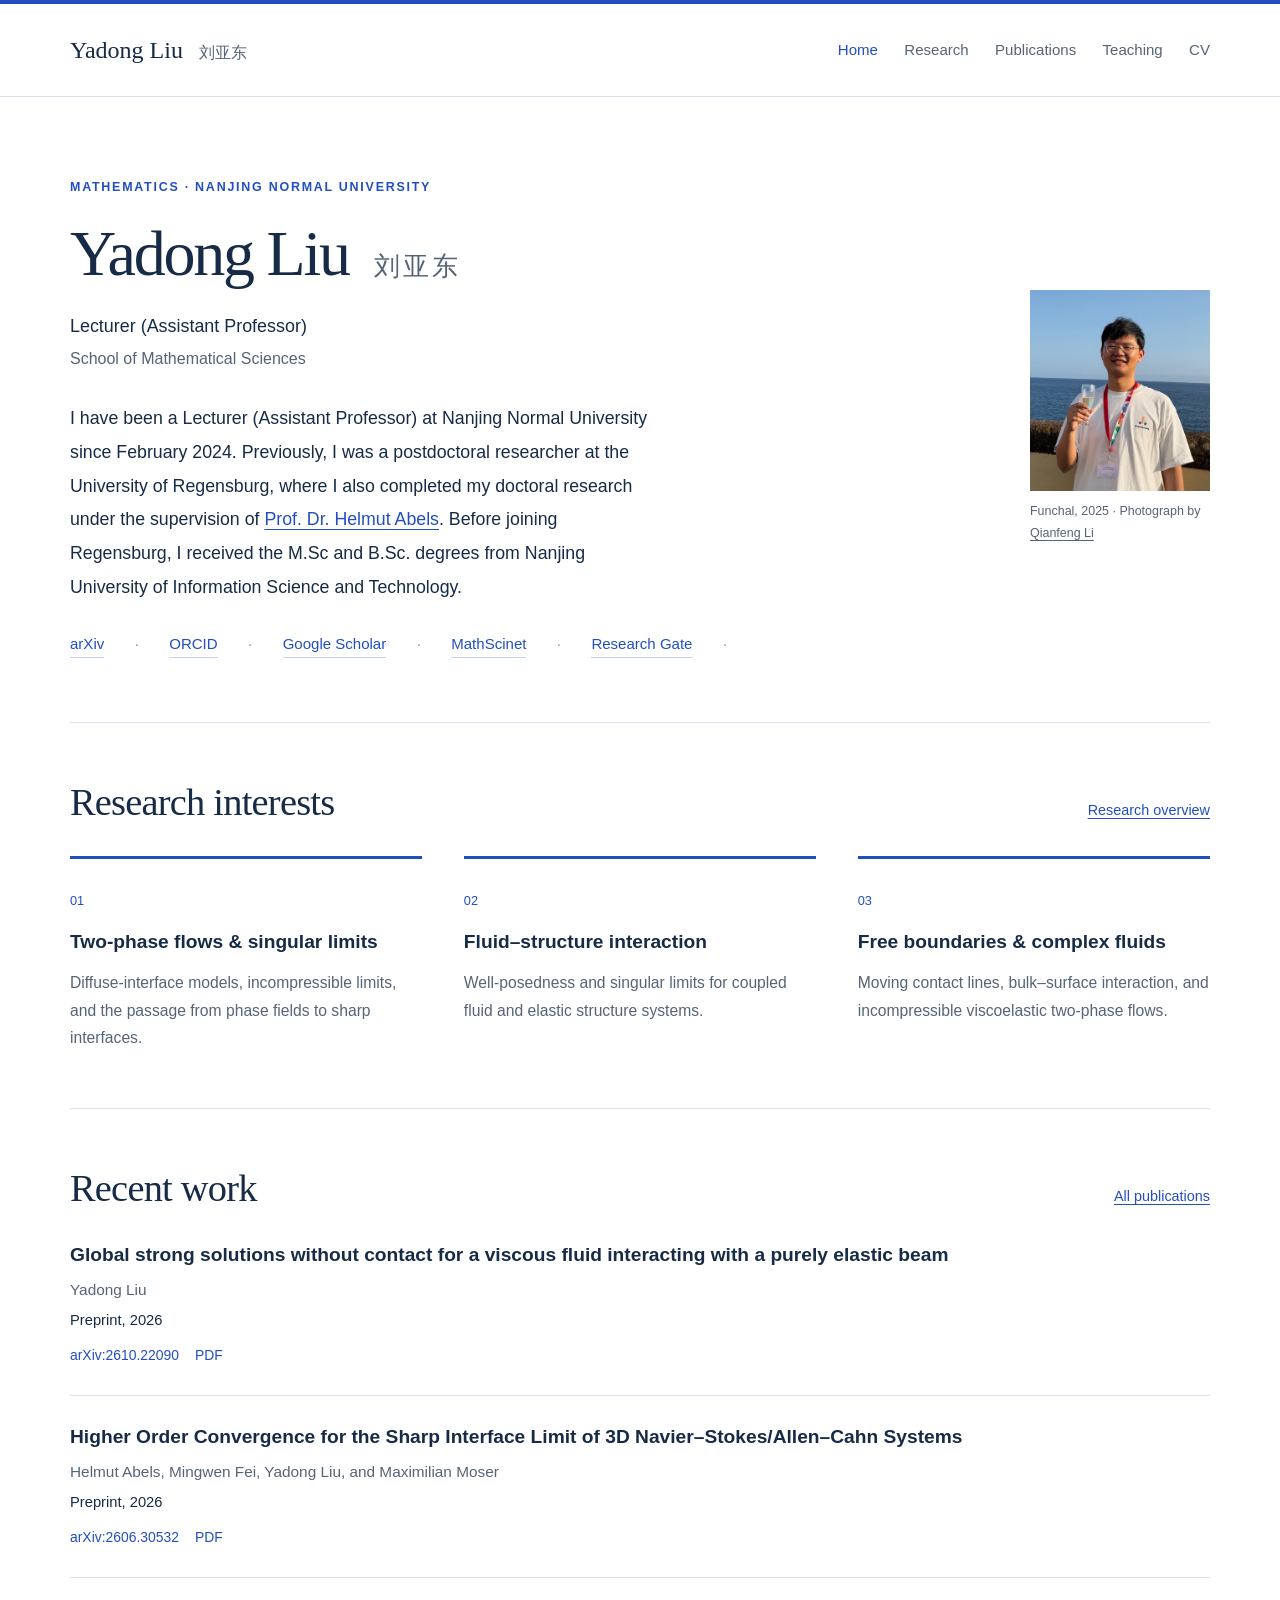
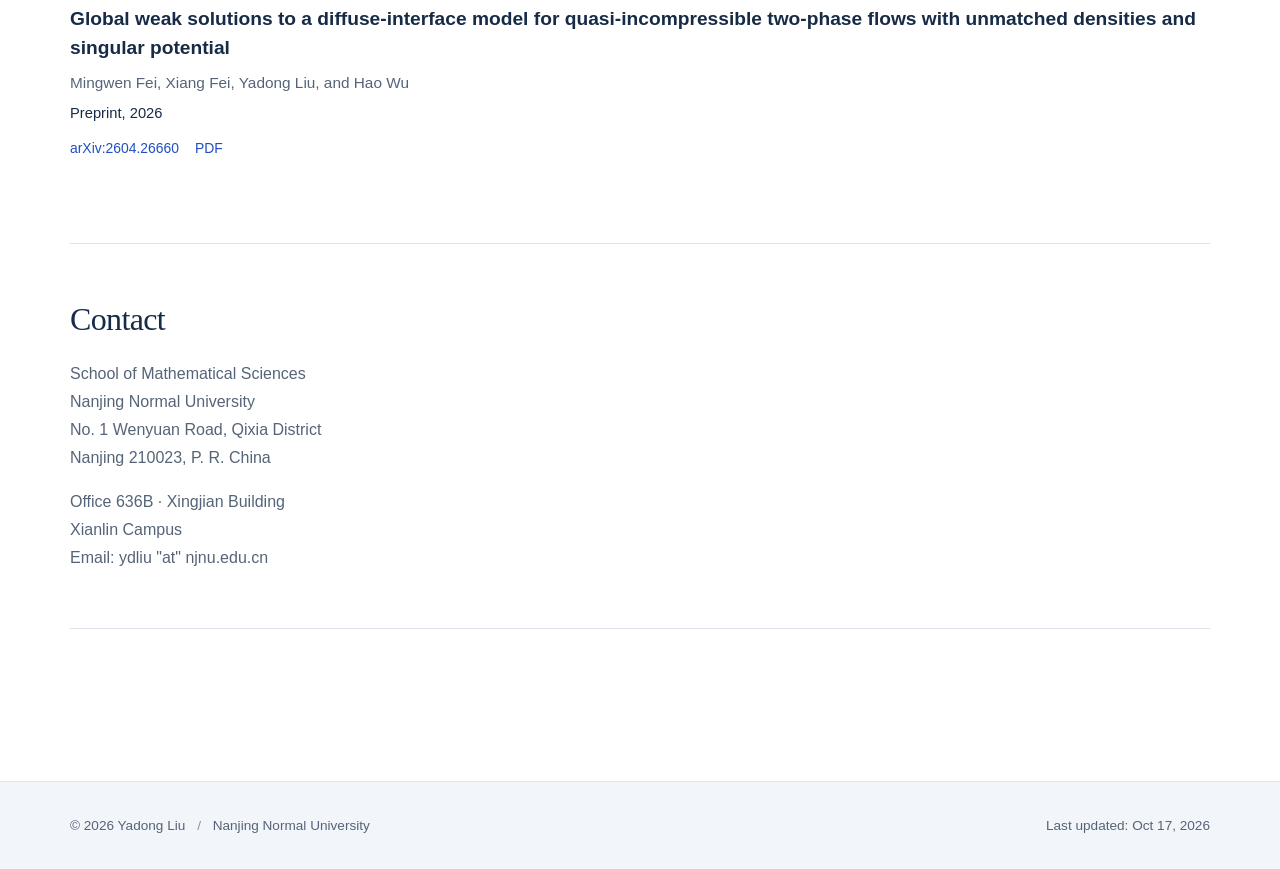
<file: index.html>
<!doctype html>
<html lang="en">
  <head>
    <meta charset="utf-8">
    <meta name="viewport" content="width=device-width, initial-scale=1">
    <meta name="color-scheme" content="light">
    <title>Mathematics &amp; Analysis of PDEs | Yadong Liu</title>
    <meta
      name="description"
      content="Yadong Liu, mathematician at Nanjing Normal University. Research in nonlinear PDEs, free boundary problems, two-phase flows, and fluid–structure interaction."
    >
    <meta name="author" content="Yadong Liu">
    <meta property="og:type" content="website">
    <meta property="og:title" content="Mathematics &amp; Analysis of PDEs | Yadong Liu">
    <meta
      property="og:description"
      content="Yadong Liu, mathematician at Nanjing Normal University. Research in nonlinear PDEs, free boundary problems, two-phase flows, and fluid–structure interaction."
    >
    <link rel="icon" href="assets/favicon.svg" type="image/svg+xml">
    <link rel="stylesheet" href="assets/style.css">
    <script src="assets/site.js" defer></script>
    <script type="application/ld+json">
      {
        "@context": "https://schema.org",
        "@type": "Person",
        "name": "Yadong Liu",
        "alternateName": "刘亚东",
        "jobTitle": "Lecturer (Assistant Professor)",
        "affiliation": {
          "@type": "CollegeOrUniversity",
          "name": "Nanjing Normal University"
        },
        "email": "ydliu@njnu.edu.cn",
        "sameAs": [
          "https://orcid.org/0000-0003-3636-9523",
          "https://arxiv.org/a/liu_y_23.html"
        ]
      }
    </script>
  </head>
  <body>
    <a class="skip-link" href="#main">Skip to content</a>

    <!-- Shared header and navigation. -->
    <header class="site-header">
      <div class="container header-inner">
        <a href="index.html" class="brand">Yadong Liu <span lang="zh-Hans">刘亚东</span></a>
        <button
          class="menu-toggle"
          type="button"
          aria-controls="main-navigation"
          aria-expanded="false"
          hidden
        >
          Menu
        </button>
        <nav class="main-nav" id="main-navigation" aria-label="Main navigation">
          <a href="index.html" aria-current="page">Home</a>
          <a href="research/index.html">Research</a>
          <a href="publications/index.html">Publications</a>
          <a href="teaching/index.html">Teaching</a>
          <a href="cv/index.html">CV</a>
        </nav>
      </div>
    </header>

    <!-- Page content. -->
    <main id="main" class="container" tabindex="-1">
      <section class="home-intro">
        <div>
          <p class="eyebrow">Mathematics · Nanjing Normal University</p>
          <h1>Yadong Liu <span class="name-chinese" lang="zh-Hans">刘亚东</span></h1>
          <p class="position">Lecturer (Assistant Professor)</p>
          <p class="affiliation">School of Mathematical Sciences</p>
          <p class="intro-description">
            I have been a Lecturer (Assistant Professor) at Nanjing Normal University since February 2024. Previously, I was a postdoctoral researcher at the University of Regensburg, where I also completed my doctoral research under the supervision of <a href="https://www.uni-regensburg.de/mathematik/prof-dr-helmut-abels" target="_blank">Prof. Dr. Helmut Abels</a>. Before joining Regensburg, I received the M.Sc and B.Sc. degrees from Nanjing University of Information Science and Technology.
          </p>
          <div class="inline-links">
            <a href="https://arxiv.org/a/liu_y_23.html" target="_blank">arXiv</a>
            <span class="footer-divider">·</span>
            <a href="https://orcid.org/0000-0003-3636-9523" target="_blank">ORCID</a>
            <span class="footer-divider">·</span>
            <a href="https://scholar.google.com/citations?hl=en&user=s7woiOIAAAAJ&view_op=list_works&sortby=pubdate" target="_blank">Google Scholar</a>
            <span class="footer-divider">·</span>
            <a href="https://mathscinet.ams.org/mathscinet/author?authorId=1306594" target="_blank">MathScinet</a>
            <span class="footer-divider">·</span>
            <a href="https://www.researchgate.net/profile/Yadong-Liu-4" target="_blank">Research Gate</a>
            <span class="footer-divider">·</span>
          </div>
        </div>
        <figure class="portrait">
          <img
            src="assets/yadong-liu.jpg"
            alt="Yadong Liu in Funchal, 2025"
            width="860"
            height="959"
            fetchpriority="high"
          >
          <figcaption>Funchal, 2025 · Photograph by <a href="https://www.researchgate.net/profile/Qianfeng-Li-2"> Qianfeng Li</a> </figcaption>
        </figure>
      </section>

      <section class="content-section" aria-labelledby="research-heading">
        <div class="section-heading">
          <h2 id="research-heading">Research interests</h2>
          <a href="research/index.html">Research overview</a>
        </div>
        <div class="research-grid">
          <article class="research-item">
            <p class="index">01</p>
            <h3>
              <a href="research/index.html#two-phase-flows">Two-phase flows &amp; singular limits</a>
            </h3>
            <p>
              Diffuse-interface models, incompressible limits, and the passage from phase fields to sharp
              interfaces.
            </p>
          </article>
          <article class="research-item">
            <p class="index">02</p>
            <h3>
              <a href="research/index.html#fluid-structure-interaction">Fluid–structure interaction</a>
            </h3>
            <p>
              Well-posedness and singular limits for coupled fluid and elastic structure systems.
            </p>
          </article>
          <article class="research-item">
            <p class="index">03</p>
            <h3>
              <a href="research/index.html#free-boundaries-complex-fluids">
                Free boundaries &amp; complex fluids
              </a>
            </h3>
            <p>
              Moving contact lines, bulk–surface interaction, and incompressible viscoelastic two-phase flows.
            </p>
          </article>
        </div>
      </section>

      <section class="content-section" aria-labelledby="recent-heading">
        <div class="section-heading">
          <h2 id="recent-heading">Recent work</h2>
          <a href="publications/index.html">All publications</a>
        </div>
        <div class="recent-list">
          <article class="publication" id="paper-2610.22090">
            <h3>
              <a href="https://arxiv.org/abs/2610.22090">
                Global strong solutions without contact for a viscous fluid interacting with a purely
                elastic beam
              </a>
            </h3>
            <p class="authors">Yadong Liu</p>
            <p class="venue">Preprint, 2026</p>
            <div class="paper-links">

              <a href="https://arxiv.org/abs/2610.22090">arXiv:2610.22090</a>
              <a
                href="https://arxiv.org/pdf/2610.22090"
                aria-label="PDF of Global strong solutions without contact for a viscous fluid interacting with a purely elastic beam"
              >
                PDF
              </a>
            </div>
          </article>

          <article class="publication" id="paper-2606.30532">
            <h3>
              <a href="https://arxiv.org/abs/2606.30532">
                Higher Order Convergence for the Sharp Interface Limit of 3D Navier–Stokes/Allen–Cahn Systems
              </a>
            </h3>
            <p class="authors">Helmut Abels, Mingwen Fei, Yadong Liu, and Maximilian Moser</p>
            <p class="venue">Preprint, 2026</p>
            <div class="paper-links">

              <a href="https://arxiv.org/abs/2606.30532">arXiv:2606.30532</a>
              <a
                href="https://arxiv.org/pdf/2606.30532"
                aria-label="PDF of Higher Order Convergence for the Sharp Interface Limit of 3D Navier–Stokes/Allen–Cahn Systems"
              >
                PDF
              </a>
            </div>
          </article>

          <article class="publication" id="paper-2604.26660">
            <h3>
              <a href="https://arxiv.org/abs/2604.26660">
                Global weak solutions to a diffuse-interface model for quasi-incompressible two-phase flows
                with unmatched densities and singular potential
              </a>
            </h3>
            <p class="authors">Mingwen Fei, Xiang Fei, Yadong Liu, and Hao Wu</p>
            <p class="venue">Preprint, 2026</p>
            <div class="paper-links">

              <a href="https://arxiv.org/abs/2604.26660">arXiv:2604.26660</a>
              <a
                href="https://arxiv.org/pdf/2604.26660"
                aria-label="PDF of Global weak solutions to a diffuse-interface model for quasi-incompressible two-phase flows with unmatched densities and singular potential"
              >
                PDF
              </a>
            </div>
          </article>
        </div>
      </section>

      <section class="content-section home-bottom">
        <div>
          <h2>Contact</h2>
          <address class="contact-lines">
            School of Mathematical Sciences<br>
            Nanjing Normal University<br>
            No. 1 Wenyuan Road, Qixia District<br>
            Nanjing 210023, P. R. China
          </address>
          <p class="office-note">
            Office 636B · Xingjian Building<br>
            Xianlin Campus<br>
            Email: ydliu "at" njnu.edu.cn
          </p>
        </div>
      </section>
      <section class="content-section home-bottom">
    </main>

    <!-- Shared footer. -->
    <footer class="site-footer">
      <div class="container footer-inner">
        <div>
          © 2026 Yadong Liu <span class="footer-divider">/</span> Nanjing Normal University
        </div>
        <div>
          Last updated: Oct 17, 2026
        </div>
      </div>
    </footer>
  </body>
</html>
</file>
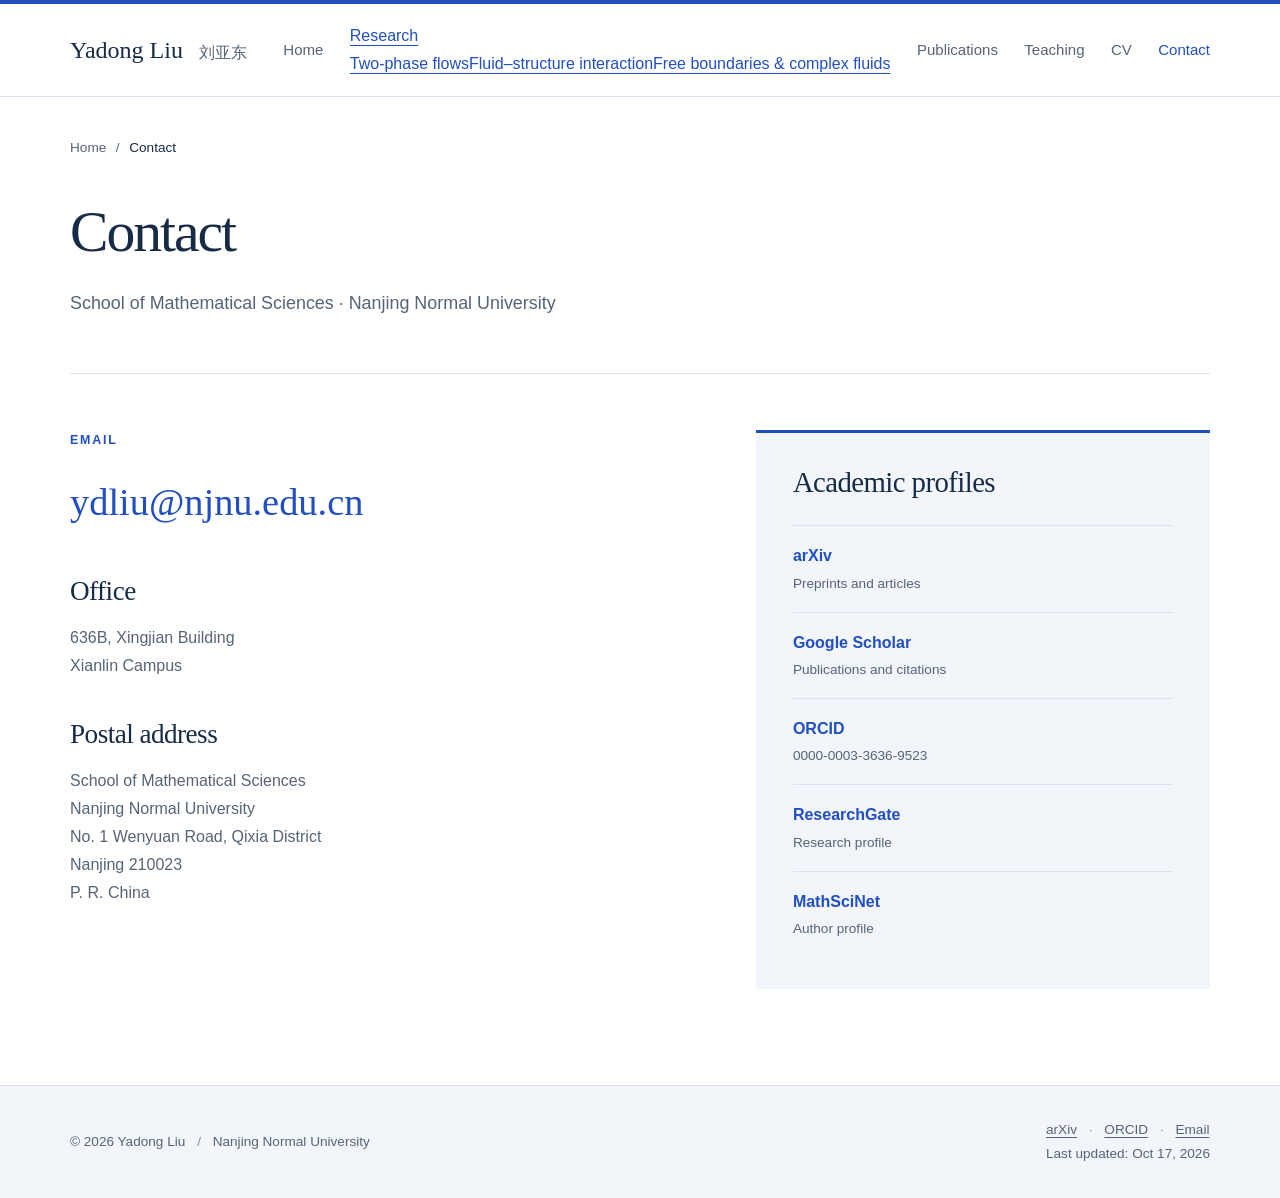
<file: contact/index.html>
<!doctype html>
<html lang="en">
<head>
<meta charset="utf-8">
<meta name="viewport" content="width=device-width, initial-scale=1">
<meta name="color-scheme" content="light">
<title>Contact | Yadong Liu</title>
<meta name="description" content="Contact Yadong Liu at the School of Mathematical Sciences, Nanjing Normal University. Email: ydliu@njnu.edu.cn.">
<meta name="author" content="Yadong Liu">
<meta property="og:type" content="website">
<meta property="og:title" content="Contact | Yadong Liu">
<meta property="og:description" content="Contact Yadong Liu at the School of Mathematical Sciences, Nanjing Normal University. Email: ydliu@njnu.edu.cn.">
<link rel="icon" href="../assets/favicon.svg" type="image/svg+xml">
<link rel="stylesheet" href="../assets/style.css">
<script src="../assets/site.js" defer></script>

</head>
<body>
<a class="skip-link" href="#main">Skip to content</a>
<header class="site-header"><div class="container header-inner">
<a href="../index.html" class="brand">Yadong Liu <span lang="zh-Hans">刘亚东</span></a>
<button class="menu-toggle" type="button" aria-controls="main-navigation" aria-expanded="false" hidden>Menu</button>
<nav class="main-nav" id="main-navigation" aria-label="Main navigation"><a href="../index.html">Home</a><div class="nav-group"><a href="../research/index.html">Research</a><div class="nav-submenu"><a href="../research/two-phase-flows/index.html">Two-phase flows</a><a href="../research/fluid-structure-interaction/index.html">Fluid–structure interaction</a><a href="../research/free-boundaries-complex-fluids/index.html">Free boundaries &amp; complex fluids</a></div></div><a href="../publications/index.html">Publications</a><a href="../teaching/index.html">Teaching</a><a href="../cv/index.html">CV</a><a href="index.html" aria-current="page">Contact</a></nav>
</div></header>
<main id="main" class="container" tabindex="-1"><div class="page-heading"><nav class="breadcrumbs" aria-label="Breadcrumb"><a href="../index.html">Home</a> <span aria-hidden="true">/</span> <span aria-current="page">Contact</span></nav><h1>Contact</h1><p class="page-intro">School of Mathematical Sciences · Nanjing Normal University</p></div><section class="content-section contact-grid"><div><p class="eyebrow">Email</p><a class="email-large" href="mailto:ydliu@njnu.edu.cn">ydliu@njnu.edu.cn</a><div class="contact-block"><h2>Office</h2><p>636B, Xingjian Building<br>Xianlin Campus</p></div><div class="contact-block"><h2>Postal address</h2><address>School of Mathematical Sciences<br>Nanjing Normal University<br>No. 1 Wenyuan Road, Qixia District<br>Nanjing 210023<br>P. R. China</address></div></div><aside class="contact-profiles"><h2>Academic profiles</h2><a class="profile-link" href="https://arxiv.org/a/liu_y_23.html"><span>arXiv</span><small>Preprints and articles</small></a><a class="profile-link" href="https://scholar.google.com/citations?user=s7woiOIAAAAJ"><span>Google Scholar</span><small>Publications and citations</small></a><a class="profile-link" href="https://orcid.org/0000-0003-3636-9523"><span>ORCID</span><small>0000-0003-3636-9523</small></a><a class="profile-link" href="https://www.researchgate.net/profile/Yadong-Liu-4"><span>ResearchGate</span><small>Research profile</small></a><a class="profile-link" href="https://mathscinet.ams.org/mathscinet/author?authorId=1306594"><span>MathSciNet</span><small>Author profile</small></a></aside></section></main>
<footer class="site-footer"><div class="container footer-inner"><div>© 2026 Yadong Liu <span class="footer-divider">/</span> Nanjing Normal University</div><div><a href="https://arxiv.org/a/liu_y_23.html">arXiv</a> <span class="footer-divider">·</span> <a href="https://orcid.org/0000-0003-3636-9523">ORCID</a> <span class="footer-divider">·</span> <a href="mailto:ydliu@njnu.edu.cn">Email</a><br>Last updated: Oct 17, 2026</div></div></footer>
</body>
</html>
</file>
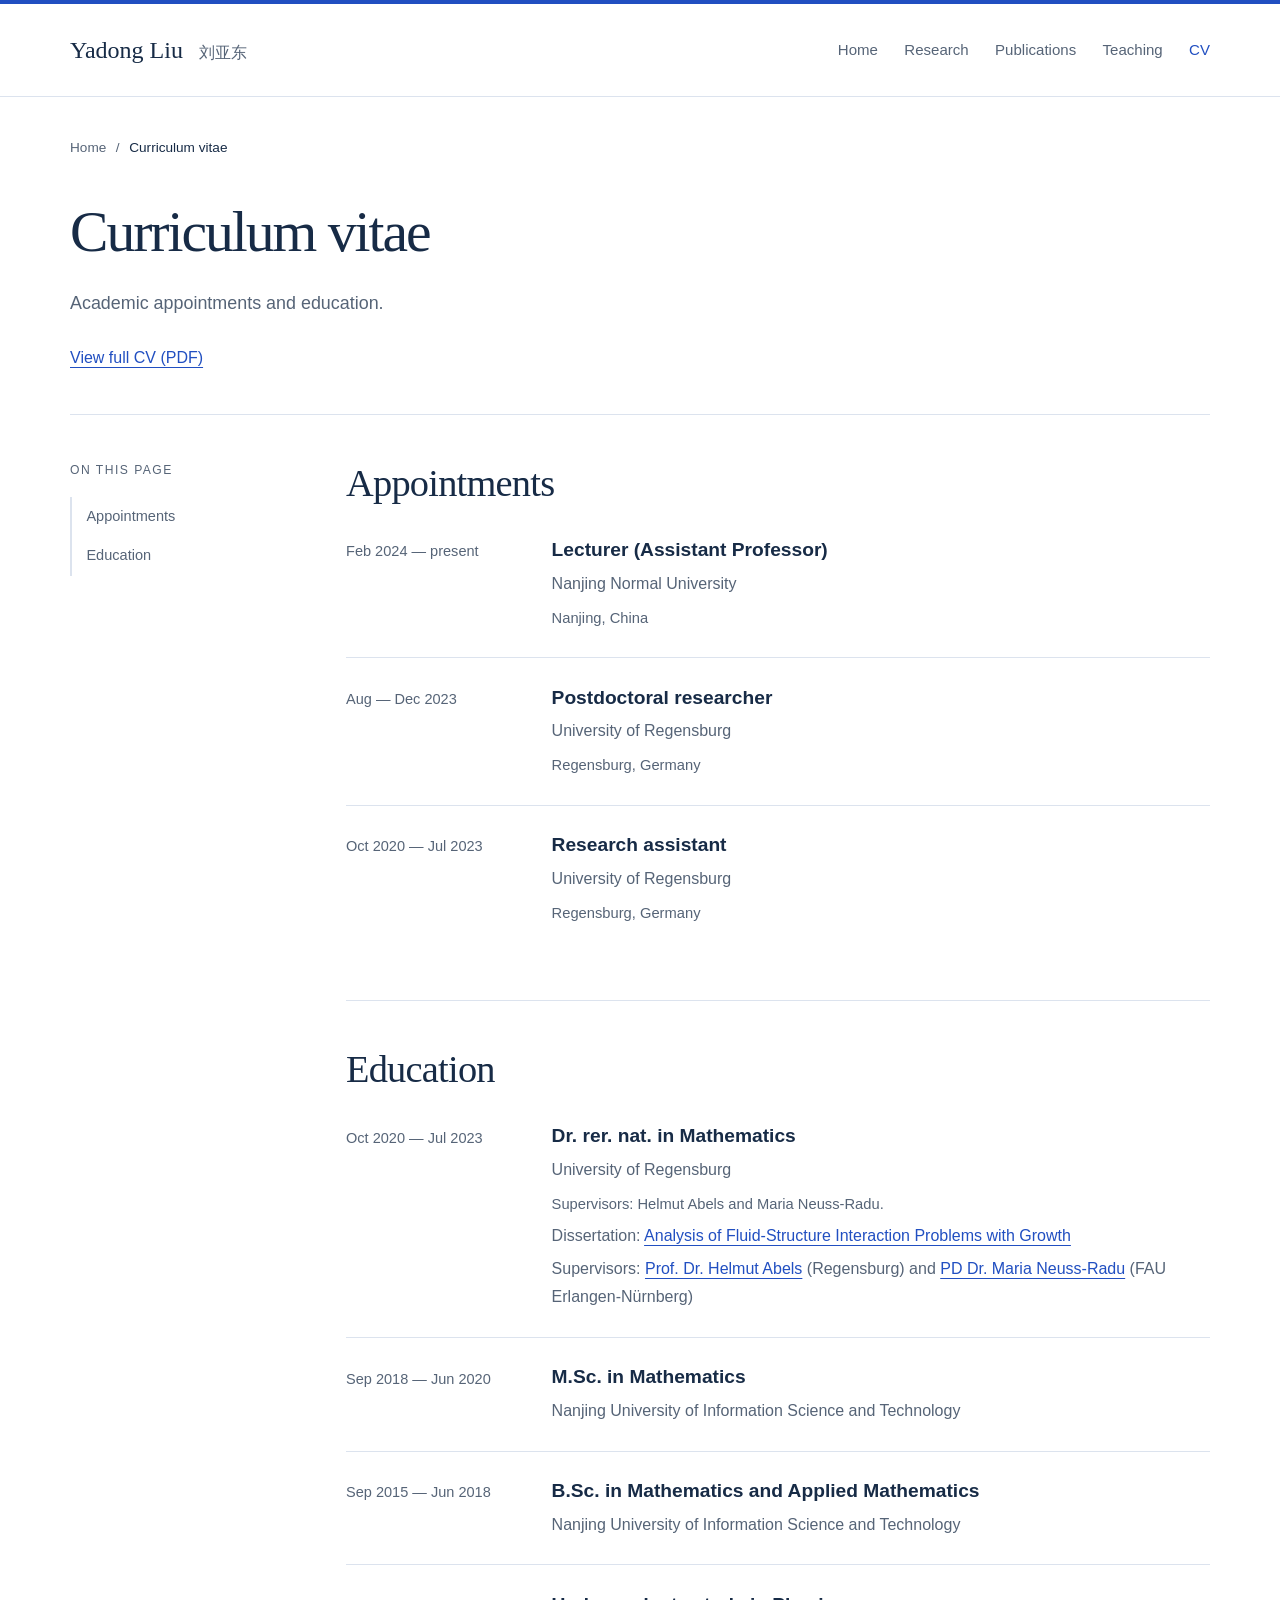
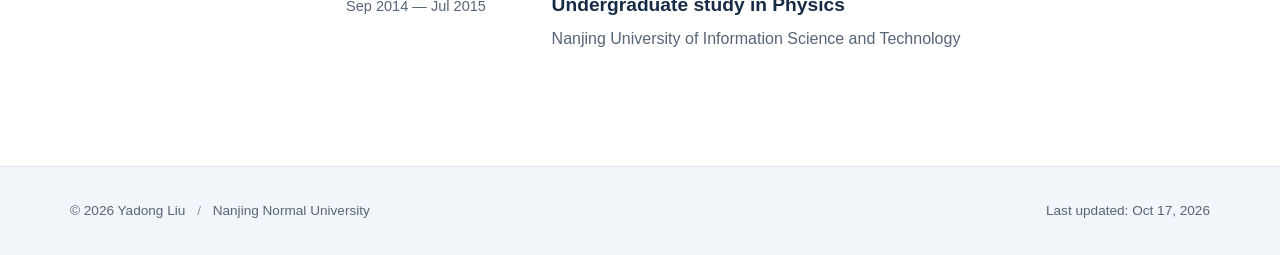
<file: cv/index.html>
<!doctype html>
<html lang="en">
  <head>
    <meta charset="utf-8">
    <meta name="viewport" content="width=device-width, initial-scale=1">
    <meta name="color-scheme" content="light">
    <title>Curriculum vitae | Yadong Liu</title>
    <meta
      name="description"
      content="Academic appointments, education, and doctoral dissertation of Yadong Liu."
    >
    <meta name="author" content="Yadong Liu">
    <meta property="og:type" content="website">
    <meta property="og:title" content="Curriculum vitae | Yadong Liu">
    <meta
      property="og:description"
      content="Academic appointments, education, and doctoral dissertation of Yadong Liu."
    >
    <link rel="icon" href="../assets/favicon.svg" type="image/svg+xml">
    <link rel="stylesheet" href="../assets/style.css">
    <script src="../assets/site.js" defer></script>

  </head>
  <body>
    <a class="skip-link" href="#main">Skip to content</a>

    <!-- Shared header and navigation. -->
    <header class="site-header">
      <div class="container header-inner">
        <a href="../index.html" class="brand">Yadong Liu <span lang="zh-Hans">刘亚东</span></a>
        <button
          class="menu-toggle"
          type="button"
          aria-controls="main-navigation"
          aria-expanded="false"
          hidden
        >
          Menu
        </button>
        <nav class="main-nav" id="main-navigation" aria-label="Main navigation">
          <a href="../index.html">Home</a>
          <a href="../research/index.html">Research</a>
          <a href="../publications/index.html">Publications</a>
          <a href="../teaching/index.html">Teaching</a>
          <a href="index.html" aria-current="page">CV</a>
        </nav>
      </div>
    </header>

    <!-- Page content. -->
    <main id="main" class="container" tabindex="-1">
      <div class="page-heading">
        <nav class="breadcrumbs" aria-label="Breadcrumb">
          <a href="../index.html">Home</a>
          <span aria-hidden="true">/</span>
          <span aria-current="page">Curriculum vitae</span>
        </nav>

        <h1>Curriculum vitae</h1>
        <p class="page-intro">
          Academic appointments and education.
        </p>
      </div>

      <div class="cv-download">
        <a href="../cv/YadongLiuCV.pdf" target="_blank">
          View full CV (PDF)
        </a>
      </div>
      <div class="reading-layout">
        <aside class="section-nav" aria-label="CV sections">
          <p>On this page</p>
          <a href="#appointments">Appointments</a>
          <a href="#education">Education</a>
        </aside>
        <div>
          <section class="cv-section" id="appointments">
            <div class="section-heading">
              <h2>Appointments</h2>
            </div>
            <div class="timeline">
              <article class="timeline-row">
                <div class="timeline-date">Feb 2024 — present</div>
                <div>
                  <h3>Lecturer (Assistant Professor)</h3>
                  <p>Nanjing Normal University</p>
                  <p class="row-note">Nanjing, China</p>
                </div>
              </article>

              <article class="timeline-row">
                <div class="timeline-date">Aug — Dec 2023</div>
                <div>
                  <h3>Postdoctoral researcher</h3>
                  <p>University of Regensburg</p>
                  <p class="row-note">Regensburg, Germany</p>
                </div>
              </article>

              <article class="timeline-row">
                <div class="timeline-date">Oct 2020 — Jul 2023</div>
                <div>
                  <h3>Research assistant</h3>
                  <p>University of Regensburg</p>
                  <p class="row-note">Regensburg, Germany</p>
                </div>
              </article>
            </div>
          </section>

          <section class="cv-section" id="education">
            <div class="section-heading">
              <h2>Education</h2>
            </div>
            <div class="timeline">
              <article class="timeline-row">
                <div class="timeline-date">Oct 2020 — Jul 2023</div>
                <div>
                  <h3>Dr. rer. nat. in Mathematics</h3>
                  <p>University of Regensburg</p>
                  <p class="row-note">Supervisors: Helmut Abels and Maria Neuss-Radu.</p>
                  <p>Dissertation: <a href="../cv/Dissertation_Liu.pdf" target="_blank">Analysis of Fluid-Structure Interaction Problems with Growth</a> 
                  </p>
                  <p>Supervisors: <a href="https://www.uni-regensburg.de/mathematik/prof-dr-helmut-abels" target="_blank">Prof. Dr. Helmut Abels</a> (Regensburg) and <a href="https://en.www.math.fau.de/angewandte-mathematik-1/mitarbeiter/pd-dr-maria-neuss-radu" target="_blank">PD Dr. Maria Neuss-Radu</a> (FAU Erlangen-Nürnberg)</p>
                </div>
              </article>

              <article class="timeline-row">
                <div class="timeline-date">Sep 2018 — Jun 2020</div>
                <div>
                  <h3>M.Sc. in Mathematics</h3>
                  <p>Nanjing University of Information Science and Technology</p>

                </div>
              </article>

              <article class="timeline-row">
                <div class="timeline-date">Sep 2015 — Jun 2018</div>
                <div>
                  <h3>B.Sc. in Mathematics and Applied Mathematics</h3>
                  <p>Nanjing University of Information Science and Technology</p>

                </div>
              </article>

              <article class="timeline-row">
                <div class="timeline-date">Sep 2014 — Jul 2015</div>
                <div>
                  <h3>Undergraduate study in Physics</h3>
                  <p>Nanjing University of Information Science and Technology</p>

                </div>
              </article>
            </div>
          </section>

        </div>
      </div>
    </main>

    <!-- Shared footer. -->
    <footer class="site-footer">
      <div class="container footer-inner">
        <div>
          © 2026 Yadong Liu <span class="footer-divider">/</span> Nanjing Normal University
        </div>
        <div>
          Last updated: Oct 17, 2026
        </div>
      </div>
    </footer>
  </body>
</html>
</file>
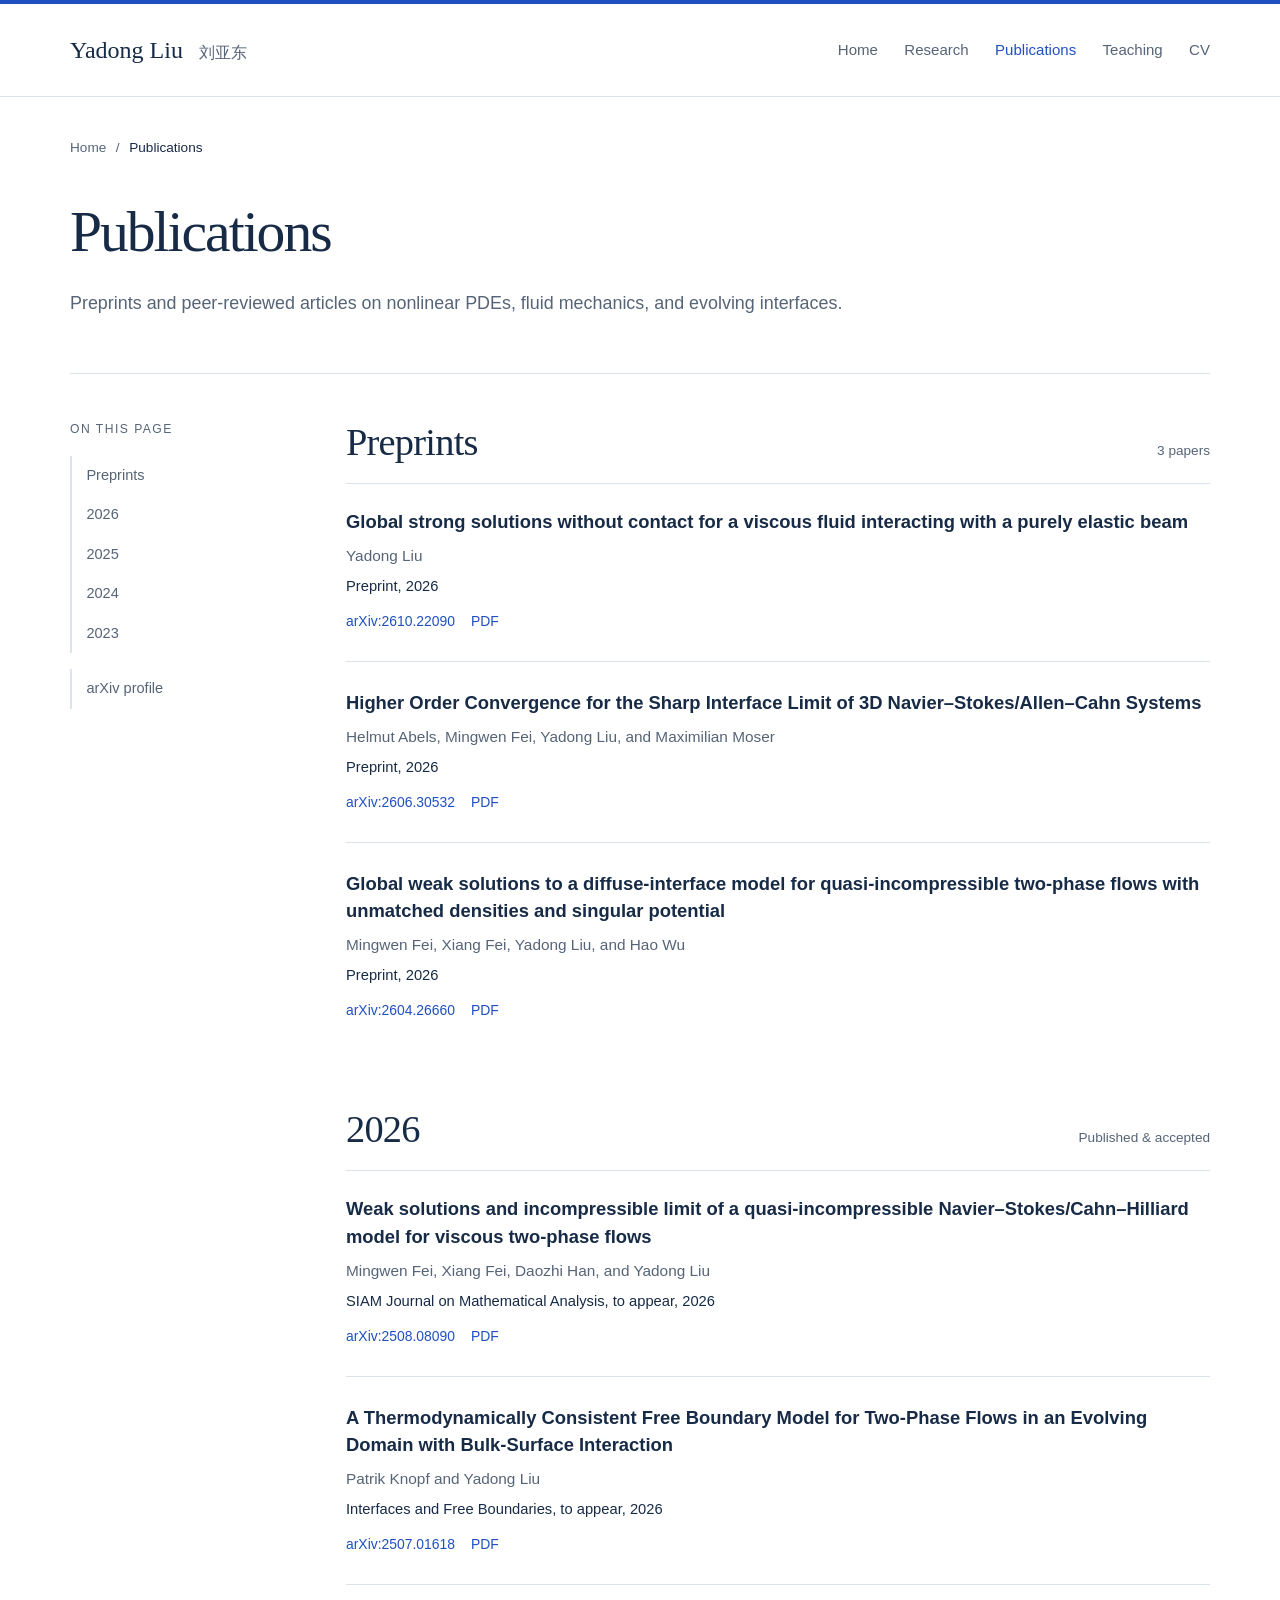
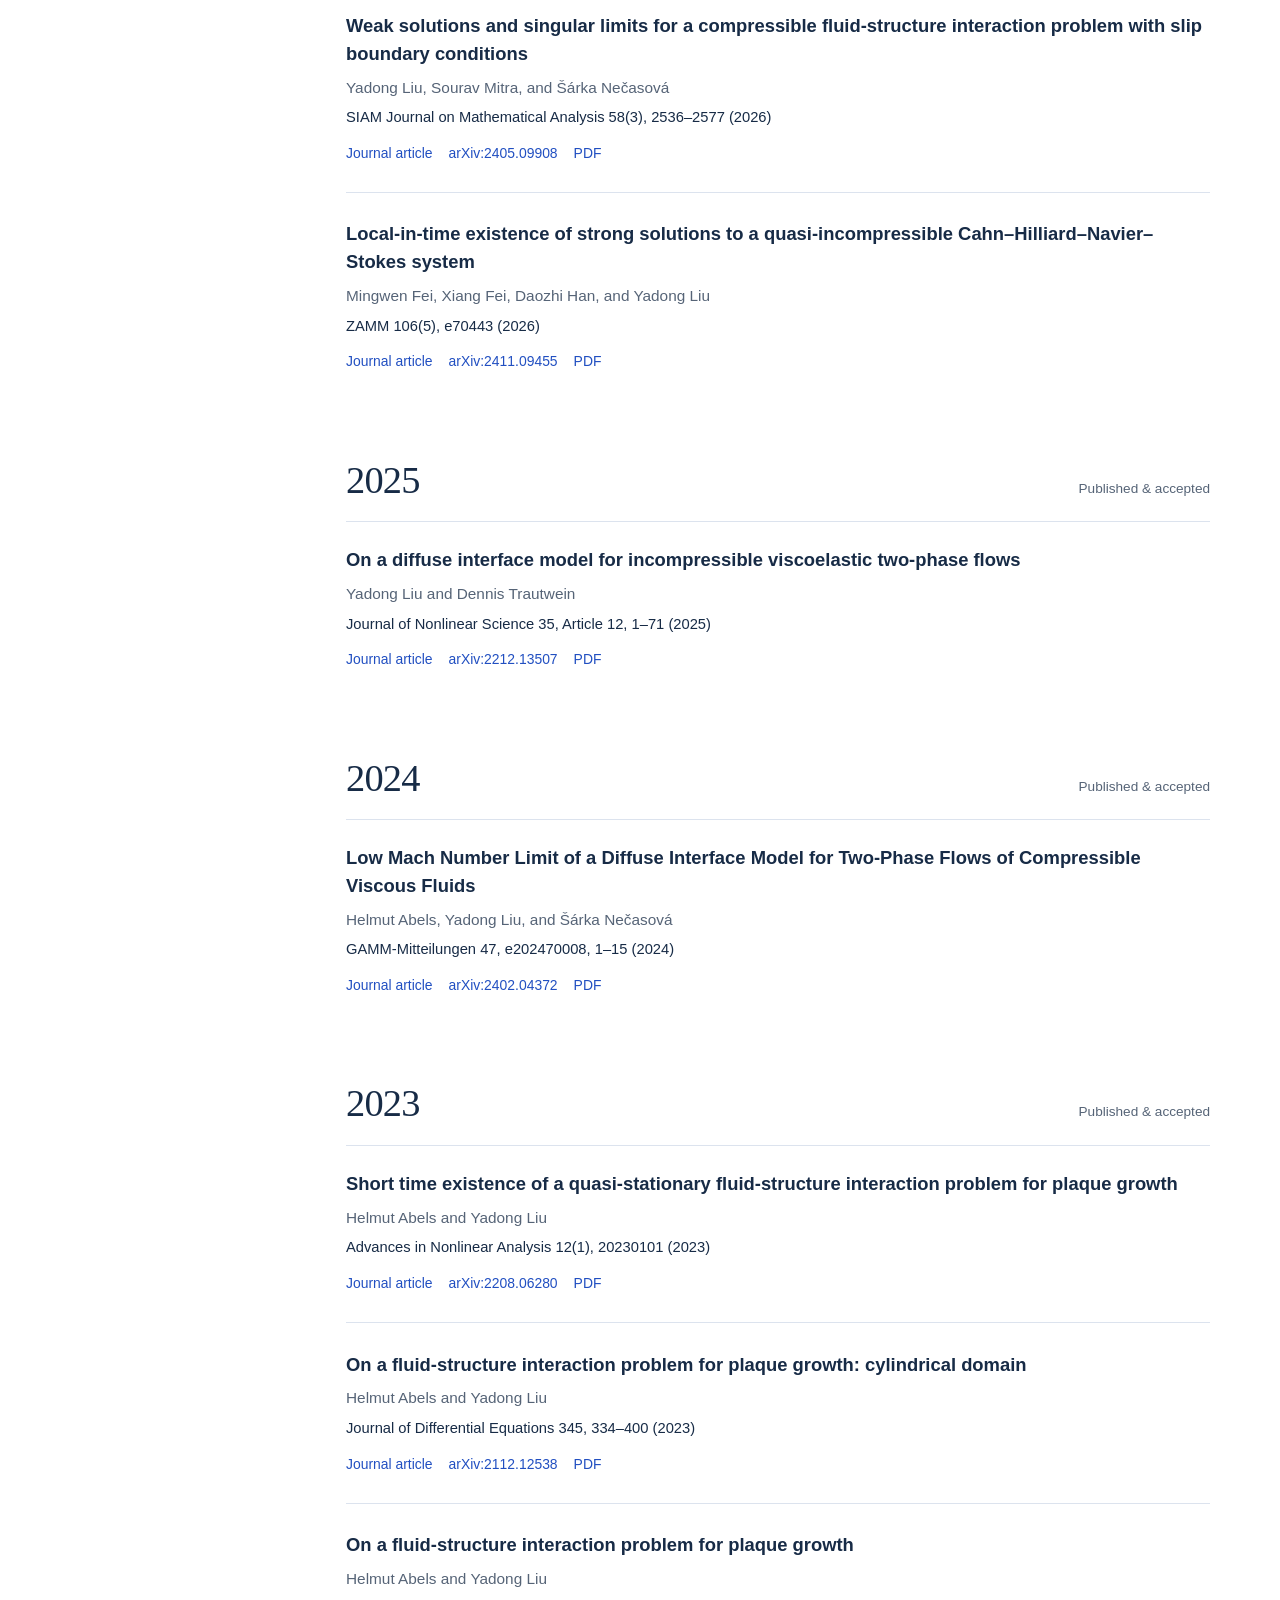
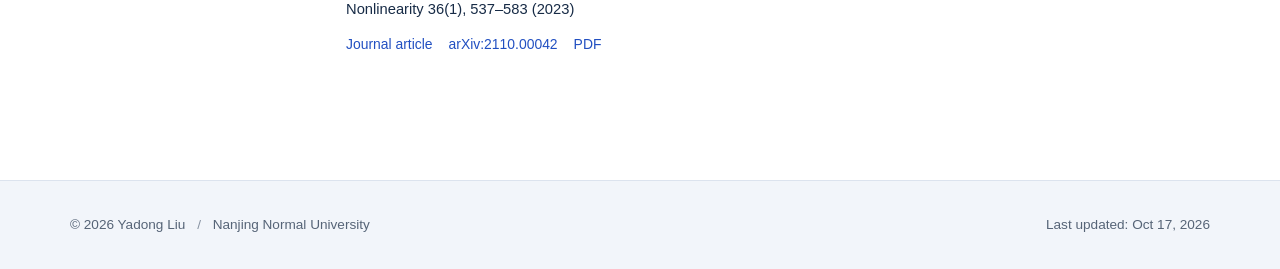
<file: publications/index.html>
<!doctype html>
<html lang="en">
  <head>
    <meta charset="utf-8">
    <meta name="viewport" content="width=device-width, initial-scale=1">
    <meta name="color-scheme" content="light">
    <title>Publications | Yadong Liu</title>
    <meta
      name="description"
      content="Publications and preprints by Yadong Liu, with journal references, DOI links, and arXiv PDFs."
    >
    <meta name="author" content="Yadong Liu">
    <meta property="og:type" content="website">
    <meta property="og:title" content="Publications | Yadong Liu">
    <meta
      property="og:description"
      content="Publications and preprints by Yadong Liu, with journal references, DOI links, and arXiv PDFs."
    >
    <link rel="icon" href="../assets/favicon.svg" type="image/svg+xml">
    <link rel="stylesheet" href="../assets/style.css">
    <script src="../assets/site.js" defer></script>

  </head>
  <body>
    <a class="skip-link" href="#main">Skip to content</a>

    <!-- Shared header and navigation. -->
    <header class="site-header">
      <div class="container header-inner">
        <a href="../index.html" class="brand">Yadong Liu <span lang="zh-Hans">刘亚东</span></a>
        <button
          class="menu-toggle"
          type="button"
          aria-controls="main-navigation"
          aria-expanded="false"
          hidden
        >
          Menu
        </button>
        <nav class="main-nav" id="main-navigation" aria-label="Main navigation">
          <a href="../index.html">Home</a>
          <a href="../research/index.html">Research</a>
          <a href="index.html" aria-current="page">Publications</a>
          <a href="../teaching/index.html">Teaching</a>
          <a href="../cv/index.html">CV</a>
        </nav>
      </div>
    </header>

    <!-- Page content. -->
    <main id="main" class="container" tabindex="-1">
      <div class="page-heading">
        <nav class="breadcrumbs" aria-label="Breadcrumb">
          <a href="../index.html">Home</a>
          <span aria-hidden="true">/</span>
          <span aria-current="page">Publications</span>
        </nav>

        <h1>Publications</h1>
        <p class="page-intro">
          Preprints and peer-reviewed articles on nonlinear PDEs, fluid mechanics, and evolving interfaces.
        </p>
      </div>

      <div class="publication-layout">
        <aside class="section-nav" aria-label="Publication sections">
          <p>On this page</p>
          <a href="#preprints">Preprints</a>
          <a href="#year-2026">2026</a>
          <a href="#year-2025">2025</a>
          <a href="#year-2024">2024</a>
          <a href="#year-2023">2023</a>
          <div class="sidebar-rule"></div>
          <a href="https://arxiv.org/a/liu_y_23.html">arXiv profile</a>
        </aside>
        <div>
          <section class="publication-section" id="preprints">
            <div class="section-heading">
              <h2>Preprints</h2>
              <span class="section-meta">3 papers</span>
            </div>
            <div>
              <article class="publication" id="paper-2610.22090">
                <h3>
                  <a href="https://arxiv.org/abs/2610.22090">
                    Global strong solutions without contact for a viscous fluid interacting with a purely
                    elastic beam
                  </a>
                </h3>
                <p class="authors">Yadong Liu</p>
                <p class="venue">Preprint, 2026</p>
                <div class="paper-links">

                  <a href="https://arxiv.org/abs/2610.22090">arXiv:2610.22090</a>
                  <a
                    href="https://arxiv.org/pdf/2610.22090"
                    aria-label="PDF of Global strong solutions without contact for a viscous fluid interacting with a purely elastic beam"
                  >
                    PDF
                  </a>
                </div>
              </article>

              <article class="publication" id="paper-2606.30532">
                <h3>
                  <a href="https://arxiv.org/abs/2606.30532">
                    Higher Order Convergence for the Sharp Interface Limit of 3D Navier–Stokes/Allen–Cahn Systems
                  </a>
                </h3>
                <p class="authors">Helmut Abels, Mingwen Fei, Yadong Liu, and Maximilian Moser</p>
                <p class="venue">Preprint, 2026</p>
                <div class="paper-links">

                  <a href="https://arxiv.org/abs/2606.30532">arXiv:2606.30532</a>
                  <a
                    href="https://arxiv.org/pdf/2606.30532"
                    aria-label="PDF of Higher Order Convergence for the Sharp Interface Limit of 3D Navier–Stokes/Allen–Cahn Systems"
                  >
                    PDF
                  </a>
                </div>
              </article>

              <article class="publication" id="paper-2604.26660">
                <h3>
                  <a href="https://arxiv.org/abs/2604.26660">
                    Global weak solutions to a diffuse-interface model for quasi-incompressible two-phase flows
                    with unmatched densities and singular potential
                  </a>
                </h3>
                <p class="authors">Mingwen Fei, Xiang Fei, Yadong Liu, and Hao Wu</p>
                <p class="venue">Preprint, 2026</p>
                <div class="paper-links">

                  <a href="https://arxiv.org/abs/2604.26660">arXiv:2604.26660</a>
                  <a
                    href="https://arxiv.org/pdf/2604.26660"
                    aria-label="PDF of Global weak solutions to a diffuse-interface model for quasi-incompressible two-phase flows with unmatched densities and singular potential"
                  >
                    PDF
                  </a>
                </div>
              </article>
            </div>
          </section>

          <section class="publication-section" id="year-2026">
            <div class="section-heading">
              <h2>2026</h2>
              <span class="section-meta">Published &amp; accepted</span>
            </div>
            <div>
              <article class="publication" id="paper-2508.08090">
                <h3>
                  <a href="https://arxiv.org/abs/2508.08090">
                    Weak solutions and incompressible limit of a quasi-incompressible Navier–Stokes/Cahn–Hilliard
                    model for viscous two-phase flows
                  </a>
                </h3>
                <p class="authors">Mingwen Fei, Xiang Fei, Daozhi Han, and Yadong Liu</p>
                <p class="venue">SIAM Journal on Mathematical Analysis, to appear, 2026</p>
                <div class="paper-links">

                  <a href="https://arxiv.org/abs/2508.08090">arXiv:2508.08090</a>
                  <a
                    href="https://arxiv.org/pdf/2508.08090"
                    aria-label="PDF of Weak solutions and incompressible limit of a quasi-incompressible Navier–Stokes/Cahn–Hilliard model for viscous two-phase flows"
                  >
                    PDF
                  </a>
                </div>
              </article>

              <article class="publication" id="paper-2507.01618">
                <h3>
                  <a href="https://arxiv.org/abs/2507.01618">
                    A Thermodynamically Consistent Free Boundary Model for Two-Phase Flows in an Evolving Domain
                    with Bulk-Surface Interaction
                  </a>
                </h3>
                <p class="authors">Patrik Knopf and Yadong Liu</p>
                <p class="venue">Interfaces and Free Boundaries, to appear, 2026</p>
                <div class="paper-links">

                  <a href="https://arxiv.org/abs/2507.01618">arXiv:2507.01618</a>
                  <a
                    href="https://arxiv.org/pdf/2507.01618"
                    aria-label="PDF of A Thermodynamically Consistent Free Boundary Model for Two-Phase Flows in an Evolving Domain with Bulk-Surface Interaction"
                  >
                    PDF
                  </a>
                </div>
              </article>

              <article class="publication" id="paper-2405.09908">
                <h3>
                  <a href="https://arxiv.org/abs/2405.09908">
                    Weak solutions and singular limits for a compressible fluid-structure interaction problem with
                    slip boundary conditions
                  </a>
                </h3>
                <p class="authors">Yadong Liu, Sourav Mitra, and Šárka Nečasová</p>
                <p class="venue">SIAM Journal on Mathematical Analysis 58(3), 2536–2577 (2026)</p>
                <div class="paper-links">
                  <a href="https://doi.org/10.1137/25M1736827">Journal article</a>
                  <a href="https://arxiv.org/abs/2405.09908">arXiv:2405.09908</a>
                  <a
                    href="https://arxiv.org/pdf/2405.09908"
                    aria-label="PDF of Weak solutions and singular limits for a compressible fluid-structure interaction problem with slip boundary conditions"
                  >
                    PDF
                  </a>
                </div>
              </article>

              <article class="publication" id="paper-2411.09455">
                <h3>
                  <a href="https://arxiv.org/abs/2411.09455">
                    Local-in-time existence of strong solutions to a quasi-incompressible
                    Cahn–Hilliard–Navier–Stokes system
                  </a>
                </h3>
                <p class="authors">Mingwen Fei, Xiang Fei, Daozhi Han, and Yadong Liu</p>
                <p class="venue">ZAMM 106(5), e70443 (2026)</p>
                <div class="paper-links">
                  <a href="https://doi.org/10.1002/zamm.70443">Journal article</a>
                  <a href="https://arxiv.org/abs/2411.09455">arXiv:2411.09455</a>
                  <a
                    href="https://arxiv.org/pdf/2411.09455"
                    aria-label="PDF of Local-in-time existence of strong solutions to a quasi-incompressible Cahn–Hilliard–Navier–Stokes system"
                  >
                    PDF
                  </a>
                </div>
              </article>
            </div>
          </section>

          <section class="publication-section" id="year-2025">
            <div class="section-heading">
              <h2>2025</h2>
              <span class="section-meta">Published &amp; accepted</span>
            </div>
            <div>
              <article class="publication" id="paper-2212.13507">
                <h3>
                  <a href="https://arxiv.org/abs/2212.13507">
                    On a diffuse interface model for incompressible viscoelastic two-phase flows
                  </a>
                </h3>
                <p class="authors">Yadong Liu and Dennis Trautwein</p>
                <p class="venue">Journal of Nonlinear Science 35, Article 12, 1–71 (2025)</p>
                <div class="paper-links">
                  <a href="https://doi.org/10.1007/s00332-024-10103-w">Journal article</a>
                  <a href="https://arxiv.org/abs/2212.13507">arXiv:2212.13507</a>
                  <a
                    href="https://arxiv.org/pdf/2212.13507"
                    aria-label="PDF of On a diffuse interface model for incompressible viscoelastic two-phase flows"
                  >
                    PDF
                  </a>
                </div>
              </article>
            </div>
          </section>

          <section class="publication-section" id="year-2024">
            <div class="section-heading">
              <h2>2024</h2>
              <span class="section-meta">Published &amp; accepted</span>
            </div>
            <div>
              <article class="publication" id="paper-2402.04372">
                <h3>
                  <a href="https://arxiv.org/abs/2402.04372">
                    Low Mach Number Limit of a Diffuse Interface Model for Two-Phase Flows of Compressible Viscous
                    Fluids
                  </a>
                </h3>
                <p class="authors">Helmut Abels, Yadong Liu, and Šárka Nečasová</p>
                <p class="venue">GAMM-Mitteilungen 47, e202470008, 1–15 (2024)</p>
                <div class="paper-links">
                  <a href="https://doi.org/10.1002/gamm.202470008">Journal article</a>
                  <a href="https://arxiv.org/abs/2402.04372">arXiv:2402.04372</a>
                  <a
                    href="https://arxiv.org/pdf/2402.04372"
                    aria-label="PDF of Low Mach Number Limit of a Diffuse Interface Model for Two-Phase Flows of Compressible Viscous Fluids"
                  >
                    PDF
                  </a>
                </div>
              </article>
            </div>
          </section>

          <section class="publication-section" id="year-2023">
            <div class="section-heading">
              <h2>2023</h2>
              <span class="section-meta">Published &amp; accepted</span>
            </div>
            <div>
              <article class="publication" id="paper-2208.06280">
                <h3>
                  <a href="https://arxiv.org/abs/2208.06280">
                    Short time existence of a quasi-stationary fluid-structure interaction problem for plaque
                    growth
                  </a>
                </h3>
                <p class="authors">Helmut Abels and Yadong Liu</p>
                <p class="venue">Advances in Nonlinear Analysis 12(1), 20230101 (2023)</p>
                <div class="paper-links">
                  <a href="https://doi.org/10.1515/anona-2023-0101">Journal article</a>
                  <a href="https://arxiv.org/abs/2208.06280">arXiv:2208.06280</a>
                  <a
                    href="https://arxiv.org/pdf/2208.06280"
                    aria-label="PDF of Short time existence of a quasi-stationary fluid-structure interaction problem for plaque growth"
                  >
                    PDF
                  </a>
                </div>
              </article>

              <article class="publication" id="paper-2112.12538">
                <h3>
                  <a href="https://arxiv.org/abs/2112.12538">
                    On a fluid-structure interaction problem for plaque growth: cylindrical domain
                  </a>
                </h3>
                <p class="authors">Helmut Abels and Yadong Liu</p>
                <p class="venue">Journal of Differential Equations 345, 334–400 (2023)</p>
                <div class="paper-links">
                  <a href="https://doi.org/10.1016/j.jde.2022.11.046">Journal article</a>
                  <a href="https://arxiv.org/abs/2112.12538">arXiv:2112.12538</a>
                  <a
                    href="https://arxiv.org/pdf/2112.12538"
                    aria-label="PDF of On a fluid-structure interaction problem for plaque growth: cylindrical domain"
                  >
                    PDF
                  </a>
                </div>
              </article>

              <article class="publication" id="paper-2110.00042">
                <h3>
                  <a href="https://arxiv.org/abs/2110.00042">
                    On a fluid-structure interaction problem for plaque growth
                  </a>
                </h3>
                <p class="authors">Helmut Abels and Yadong Liu</p>
                <p class="venue">Nonlinearity 36(1), 537–583 (2023)</p>
                <div class="paper-links">
                  <a href="https://doi.org/10.1088/1361-6544/aca5e1">Journal article</a>
                  <a href="https://arxiv.org/abs/2110.00042">arXiv:2110.00042</a>
                  <a
                    href="https://arxiv.org/pdf/2110.00042"
                    aria-label="PDF of On a fluid-structure interaction problem for plaque growth"
                  >
                    PDF
                  </a>
                </div>
              </article>
            </div>
          </section>
        </div>
      </div>
    </main>

    <!-- Shared footer. -->
    <footer class="site-footer">
      <div class="container footer-inner">
        <div>
          © 2026 Yadong Liu <span class="footer-divider">/</span> Nanjing Normal University
        </div>
        <div>
          Last updated: Oct 17, 2026
        </div>
      </div>
    </footer>
  </body>
</html>
</file>
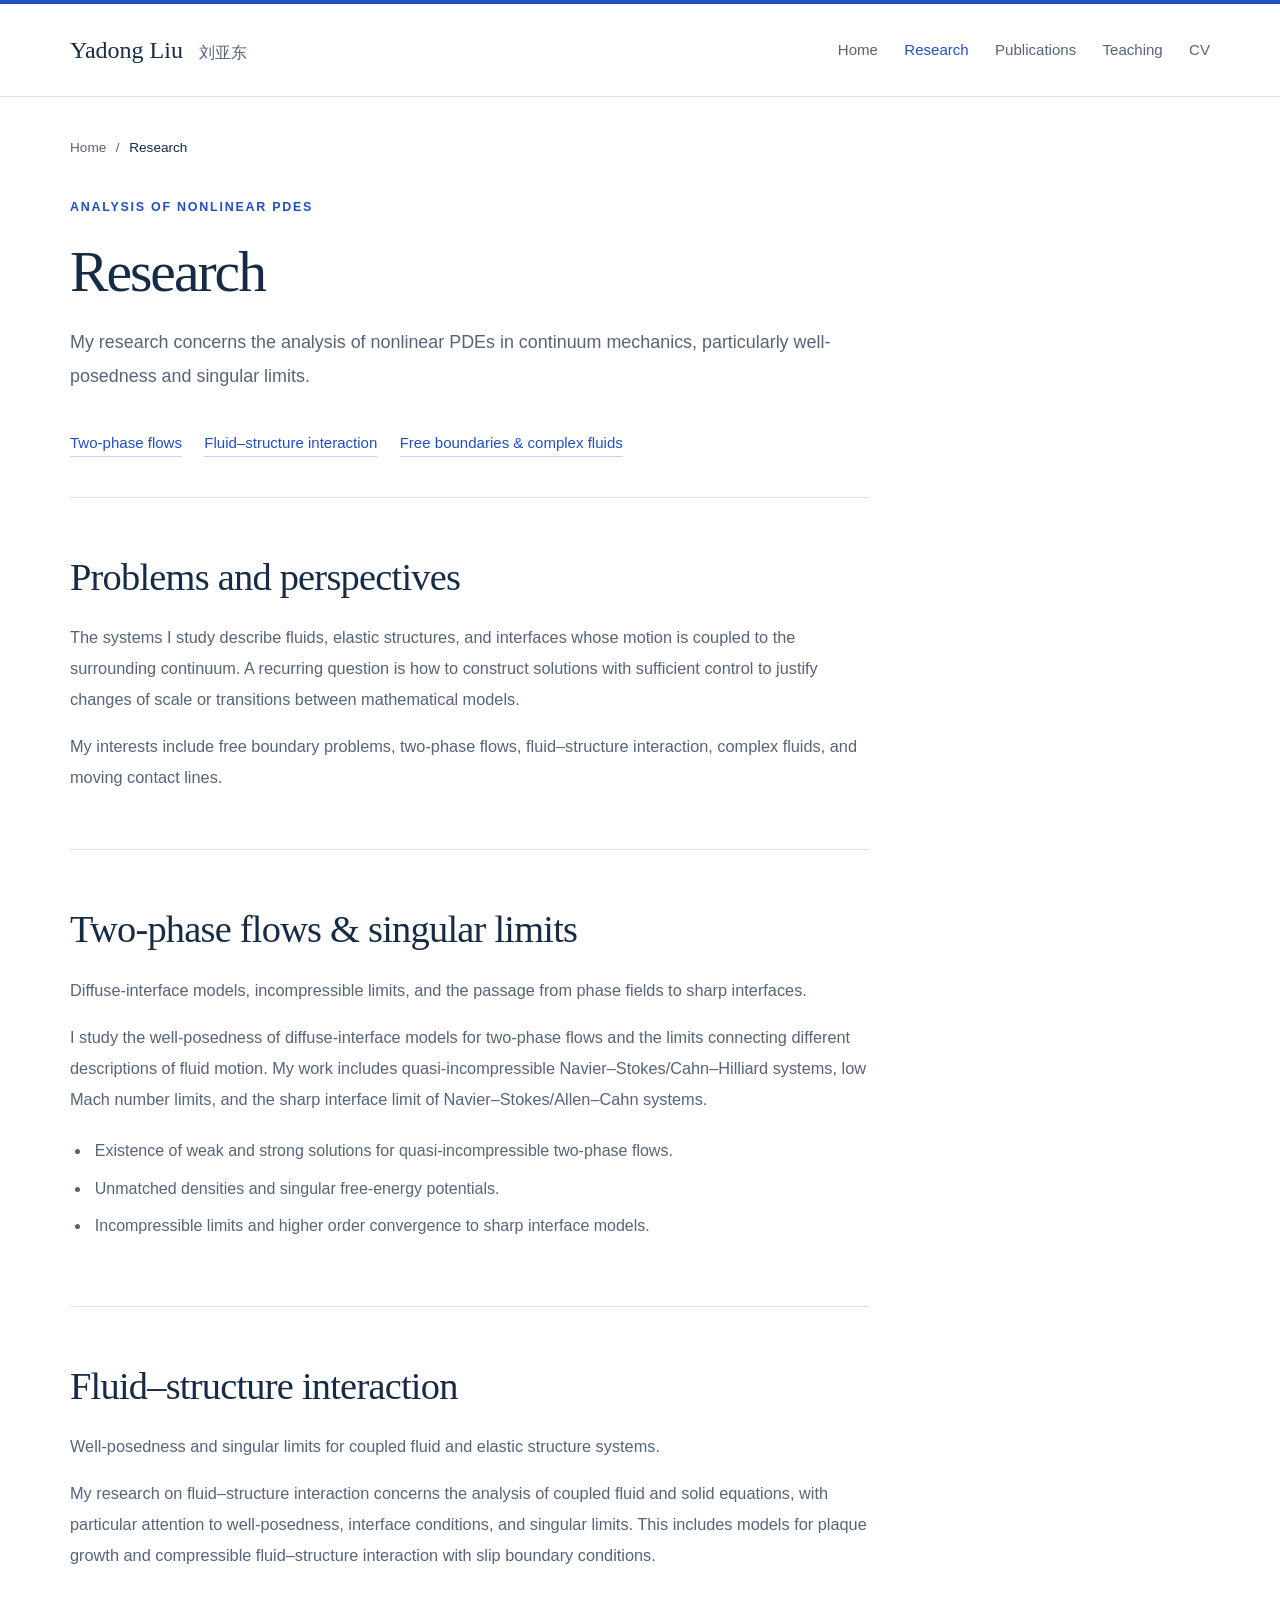
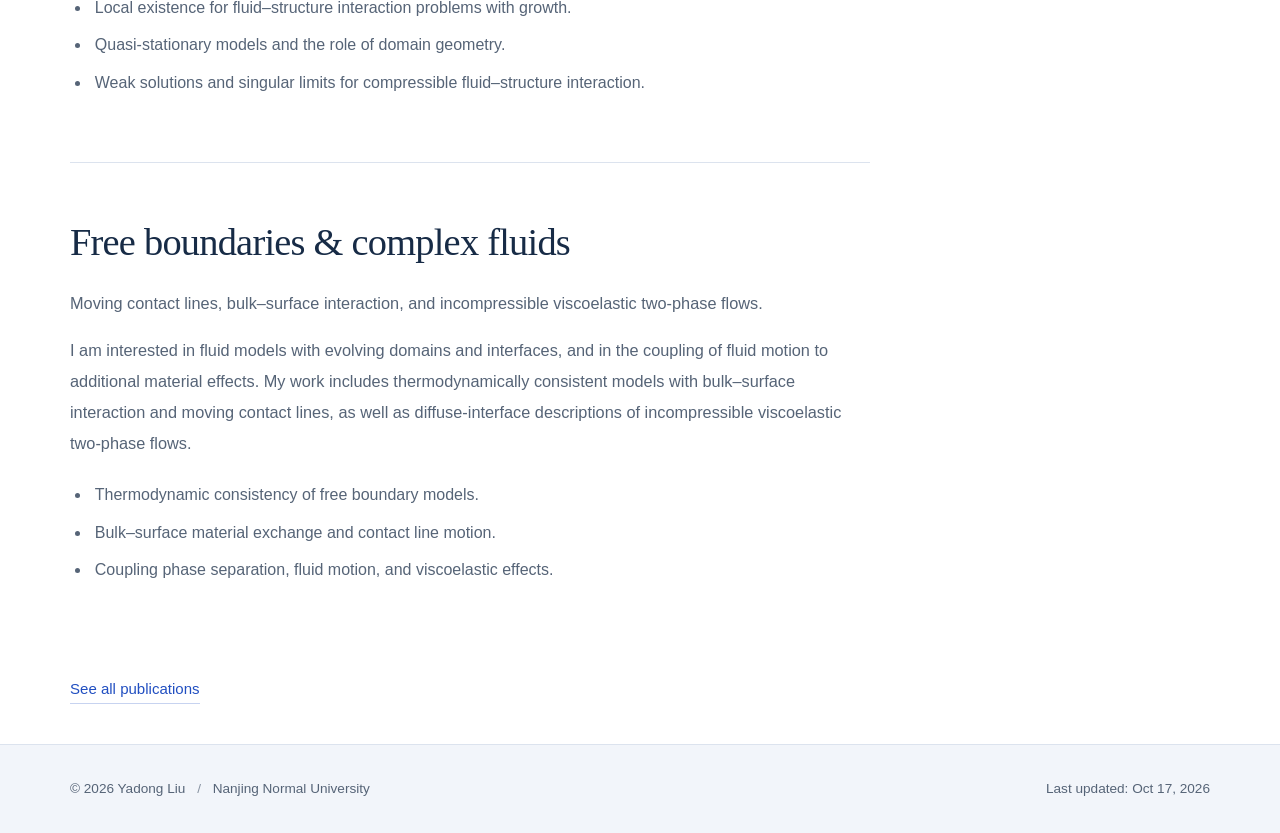
<file: research/index.html>
<!doctype html>
<html lang="en">
  <head>
    <meta charset="utf-8">
    <meta name="viewport" content="width=device-width, initial-scale=1">
    <meta name="color-scheme" content="light">
    <title>Research | Yadong Liu</title>
    <meta
      name="description"
      content="Research of Yadong Liu in nonlinear PDEs: well-posedness, singular limits, two-phase flows, fluid–structure interaction, and free boundaries."
    >
    <meta name="author" content="Yadong Liu">
    <meta property="og:type" content="website">
    <meta property="og:title" content="Research | Yadong Liu">
    <meta
      property="og:description"
      content="Research of Yadong Liu in nonlinear PDEs: well-posedness, singular limits, two-phase flows, fluid–structure interaction, and free boundaries."
    >
    <link rel="icon" href="../assets/favicon.svg" type="image/svg+xml">
    <link rel="stylesheet" href="../assets/style.css">
    <script src="../assets/site.js" defer></script>

  </head>
  <body>
    <a class="skip-link" href="#main">Skip to content</a>

    <!-- Shared header and navigation. -->
    <header class="site-header">
      <div class="container header-inner">
        <a href="../index.html" class="brand">Yadong Liu <span lang="zh-Hans">刘亚东</span></a>
        <button
          class="menu-toggle"
          type="button"
          aria-controls="main-navigation"
          aria-expanded="false"
          hidden
        >
          Menu
        </button>
        <nav class="main-nav" id="main-navigation" aria-label="Main navigation">
          <a href="../index.html">Home</a>
          <a href="index.html" aria-current="page">Research</a>
          <a href="../publications/index.html">Publications</a>
          <a href="../teaching/index.html">Teaching</a>
          <a href="../cv/index.html">CV</a>
        </nav>
      </div>
    </header>

    <!-- Page content. -->
    <main id="main" class="container" tabindex="-1">
      <div class="page-heading">
        <nav class="breadcrumbs" aria-label="Breadcrumb">
          <a href="../index.html">Home</a>
          <span aria-hidden="true">/</span>
          <span aria-current="page">Research</span>
        </nav>
        <p class="eyebrow">Analysis of nonlinear PDEs</p>
        <h1>Research</h1>
        <p class="page-intro">
          My research concerns the analysis of nonlinear PDEs in continuum mechanics, particularly
          well-posedness and singular limits.
        </p>
      </div>

      <nav class="inline-links research-links" aria-label="Research areas">
        <a href="#two-phase-flows">Two-phase flows</a>
        <a href="#fluid-structure-interaction">Fluid–structure interaction</a>
        <a href="#free-boundaries-complex-fluids">Free boundaries &amp; complex fluids</a>
      </nav>

      <section class="content-section prose">
        <h2>Problems and perspectives</h2>
        <p>
          The systems I study describe fluids, elastic structures, and interfaces whose motion is
          coupled to the surrounding continuum. A recurring question is how to construct solutions
          with sufficient control to justify changes of scale or transitions between mathematical models.
        </p>
        <p>
          My interests include free boundary problems, two-phase flows, fluid–structure interaction,
          complex fluids, and moving contact lines.
        </p>
      </section>

      <section class="content-section prose" id="two-phase-flows">
        <h2>Two-phase flows &amp; singular limits</h2>
        <p>
          Diffuse-interface models, incompressible limits, and the passage from phase fields to sharp
          interfaces.
        </p>
        <p>
          I study the well-posedness of diffuse-interface models for two-phase flows and the limits
          connecting different descriptions of fluid motion. My work includes quasi-incompressible
          Navier–Stokes/Cahn–Hilliard systems, low Mach number limits, and the sharp interface limit of
          Navier–Stokes/Allen–Cahn systems.
        </p>
        <ul class="topic-questions">
          <li>Existence of weak and strong solutions for quasi-incompressible two-phase flows.</li>
          <li>Unmatched densities and singular free-energy potentials.</li>
          <li>Incompressible limits and higher order convergence to sharp interface models.</li>
        </ul>
      </section>

      <section class="content-section prose" id="fluid-structure-interaction">
        <h2>Fluid–structure interaction</h2>
        <p>
          Well-posedness and singular limits for coupled fluid and elastic structure systems.
        </p>
        <p>
          My research on fluid–structure interaction concerns the analysis of coupled fluid and solid
          equations, with particular attention to well-posedness, interface conditions, and singular
          limits. This includes models for plaque growth and compressible fluid–structure interaction with
          slip boundary conditions.
        </p>
        <ul class="topic-questions">
          <li>Local existence for fluid–structure interaction problems with growth.</li>
          <li>Quasi-stationary models and the role of domain geometry.</li>
          <li>Weak solutions and singular limits for compressible fluid–structure interaction.</li>
        </ul>
      </section>

      <section class="content-section prose" id="free-boundaries-complex-fluids">
        <h2>Free boundaries &amp; complex fluids</h2>
        <p>
          Moving contact lines, bulk–surface interaction, and incompressible viscoelastic two-phase flows.
        </p>
        <p>
          I am interested in fluid models with evolving domains and interfaces, and in the coupling of
          fluid motion to additional material effects. My work includes thermodynamically consistent
          models with bulk–surface interaction and moving contact lines, as well as diffuse-interface
          descriptions of incompressible viscoelastic two-phase flows.
        </p>
        <ul class="topic-questions">
          <li>Thermodynamic consistency of free boundary models.</li>
          <li>Bulk–surface material exchange and contact line motion.</li>
          <li>Coupling phase separation, fluid motion, and viscoelastic effects.</li>
        </ul>
      </section>

      <div class="inline-links">
        <a href="../publications/index.html">See all publications</a>
      </div>
    </main>

    <!-- Shared footer. -->
    <footer class="site-footer">
      <div class="container footer-inner">
        <div>
          © 2026 Yadong Liu <span class="footer-divider">/</span> Nanjing Normal University
        </div>
        <div>
          Last updated: Oct 17, 2026
        </div>
      </div>
    </footer>
  </body>
</html>
</file>
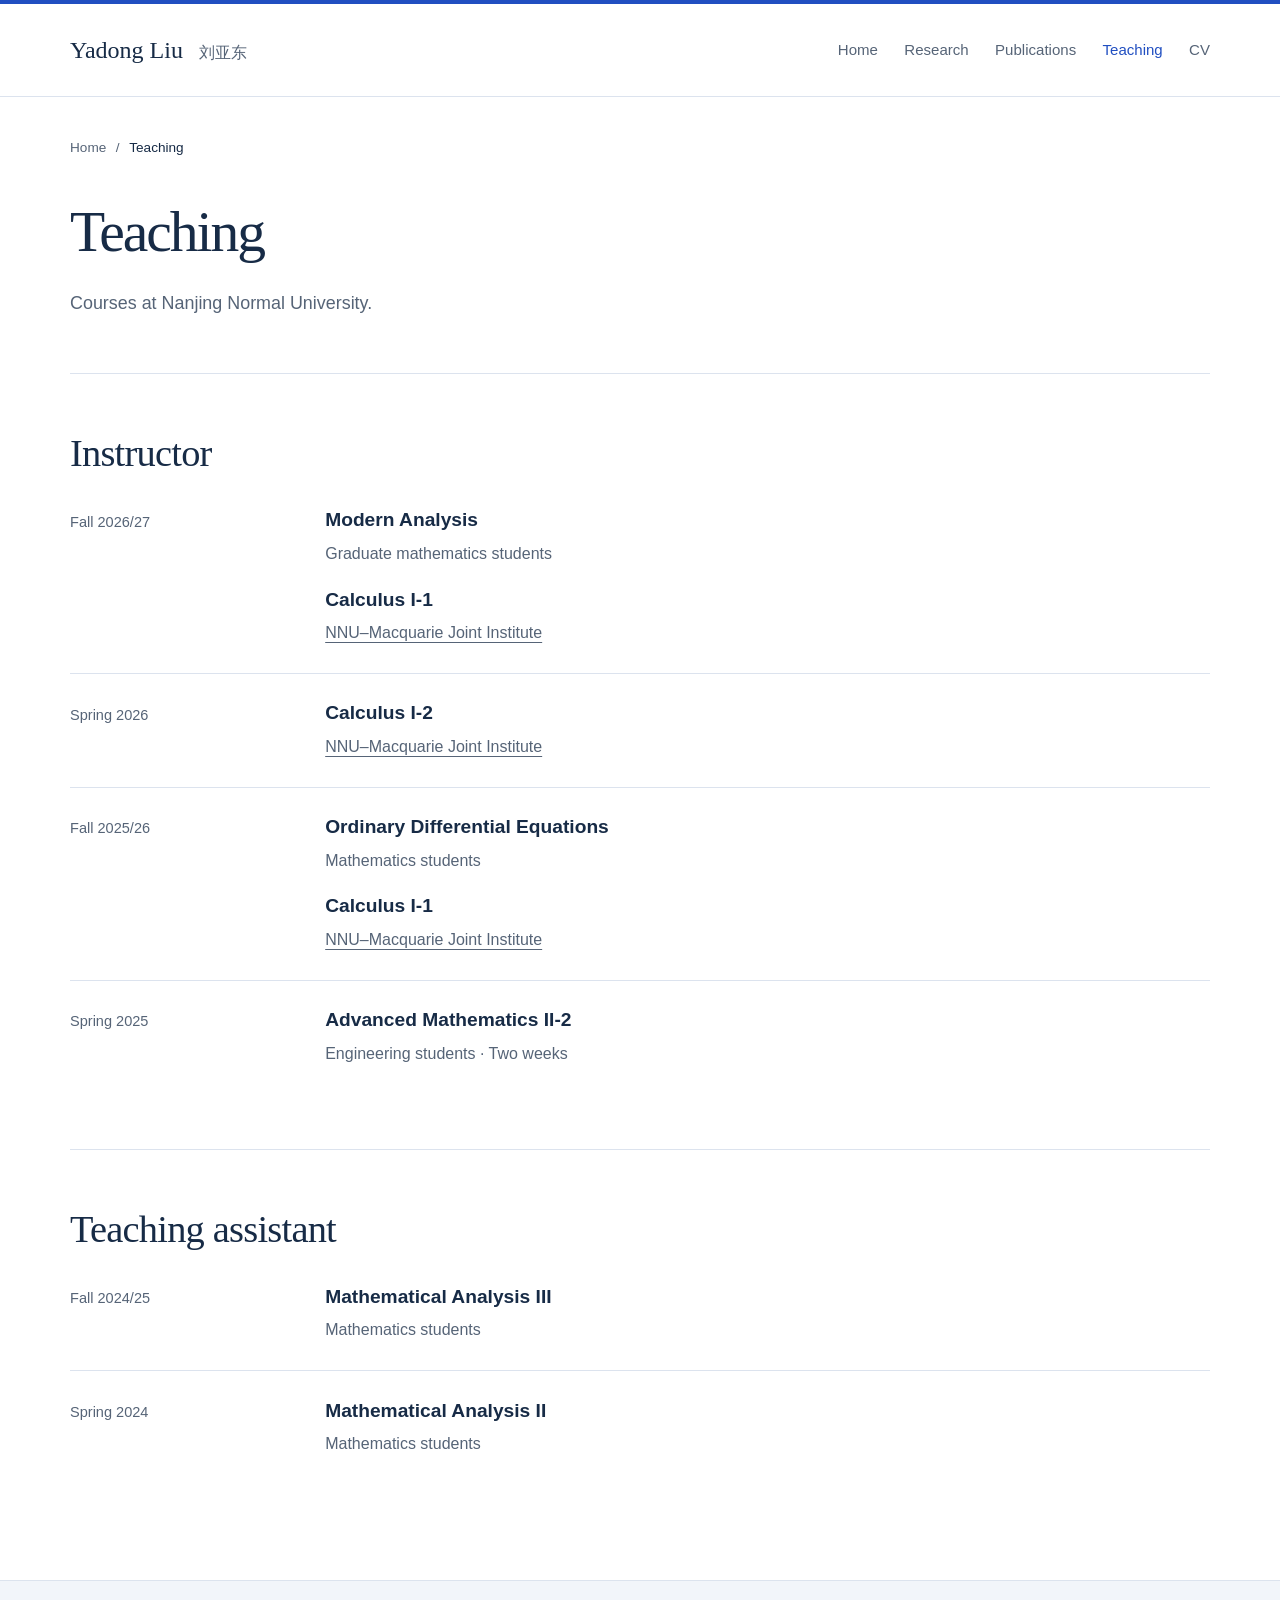
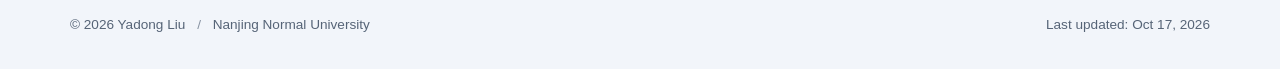
<file: teaching/index.html>
<!doctype html>
<html lang="en">
  <head>
    <meta charset="utf-8">
    <meta name="viewport" content="width=device-width, initial-scale=1">
    <meta name="color-scheme" content="light">
    <title>Teaching | Yadong Liu</title>
    <meta
      name="description"
      content="Teaching by Yadong Liu at Nanjing Normal University: calculus, ordinary differential equations, and mathematical analysis."
    >
    <meta name="author" content="Yadong Liu">
    <meta property="og:type" content="website">
    <meta property="og:title" content="Teaching | Yadong Liu">
    <meta
      property="og:description"
      content="Teaching by Yadong Liu at Nanjing Normal University: calculus, ordinary differential equations, and mathematical analysis."
    >
    <link rel="icon" href="../assets/favicon.svg" type="image/svg+xml">
    <link rel="stylesheet" href="../assets/style.css">
    <script src="../assets/site.js" defer></script>

  </head>
  <body>
    <a class="skip-link" href="#main">Skip to content</a>

    <!-- Shared header and navigation. -->
    <header class="site-header">
      <div class="container header-inner">
        <a href="../index.html" class="brand">Yadong Liu <span lang="zh-Hans">刘亚东</span></a>
        <button
          class="menu-toggle"
          type="button"
          aria-controls="main-navigation"
          aria-expanded="false"
          hidden
        >
          Menu
        </button>
        <nav class="main-nav" id="main-navigation" aria-label="Main navigation">
          <a href="../index.html">Home</a>
          <a href="../research/index.html">Research</a>
          <a href="../publications/index.html">Publications</a>
          <a href="index.html" aria-current="page">Teaching</a>
          <a href="../cv/index.html">CV</a>
        </nav>
      </div>
    </header>

    <!-- Page content. -->
    <main id="main" class="container" tabindex="-1">
      <div class="page-heading">
        <nav class="breadcrumbs" aria-label="Breadcrumb">
          <a href="../index.html">Home</a>
          <span aria-hidden="true">/</span>
          <span aria-current="page">Teaching</span>
        </nav>

        <h1>Teaching</h1>
        <p class="page-intro">
          Courses at Nanjing Normal University.
        </p>
      </div>

      <section class="content-section">
        <div class="section-heading">
          <h2>Instructor</h2>
        </div>
        <div class="timeline">
          <article class="timeline-row">
            <div class="timeline-date">Fall 2026/27</div>
            <div>
              <div class="course">
                <h3>Modern Analysis</h3>
                <p>Graduate mathematics students</p>
              </div>
              <div class="course">
                <h3>Calculus I-1</h3>
                <p><a href="https://nmji.njnu.edu.cn/">NNU–Macquarie Joint Institute</a></p>
              </div>
            </div>
          </article>

          <article class="timeline-row">
            <div class="timeline-date">Spring 2026</div>
            <div>
              <div class="course">
                <h3>Calculus I-2</h3>
                <p><a href="https://nmji.njnu.edu.cn/">NNU–Macquarie Joint Institute</a></p>
              </div>
            </div>
          </article>

          <article class="timeline-row">
            <div class="timeline-date">Fall 2025/26</div>
            <div>
              <div class="course">
                <h3>Ordinary Differential Equations</h3>
                <p>Mathematics students</p>
              </div>
              <div class="course">
                <h3>Calculus I-1</h3>
                <p><a href="https://nmji.njnu.edu.cn/">NNU–Macquarie Joint Institute</a></p>
              </div>
            </div>
          </article>

          <article class="timeline-row">
            <div class="timeline-date">Spring 2025</div>
            <div>
              <div class="course">
                <h3>Advanced Mathematics II-2</h3>
                <p>Engineering students · Two weeks</p>
              </div>
            </div>
          </article>
        </div>
      </section>

      <section class="content-section">
        <div class="section-heading">
          <h2>Teaching assistant</h2>
        </div>
        <div class="timeline">
          <article class="timeline-row">
            <div class="timeline-date">Fall 2024/25</div>
            <div>
              <h3>Mathematical Analysis III</h3>
              <p>Mathematics students</p>
            </div>
          </article>

          <article class="timeline-row">
            <div class="timeline-date">Spring 2024</div>
            <div>
              <h3>Mathematical Analysis II</h3>
              <p>Mathematics students</p>
            </div>
          </article>
        </div>
      </section>
    </main>

    <!-- Shared footer. -->
    <footer class="site-footer">
      <div class="container footer-inner">
        <div>
          © 2026 Yadong Liu <span class="footer-divider">/</span> Nanjing Normal University
        </div>
        <div>
          Last updated: Oct 17, 2026
        </div>
      </div>
    </footer>
  </body>
</html>
</file>
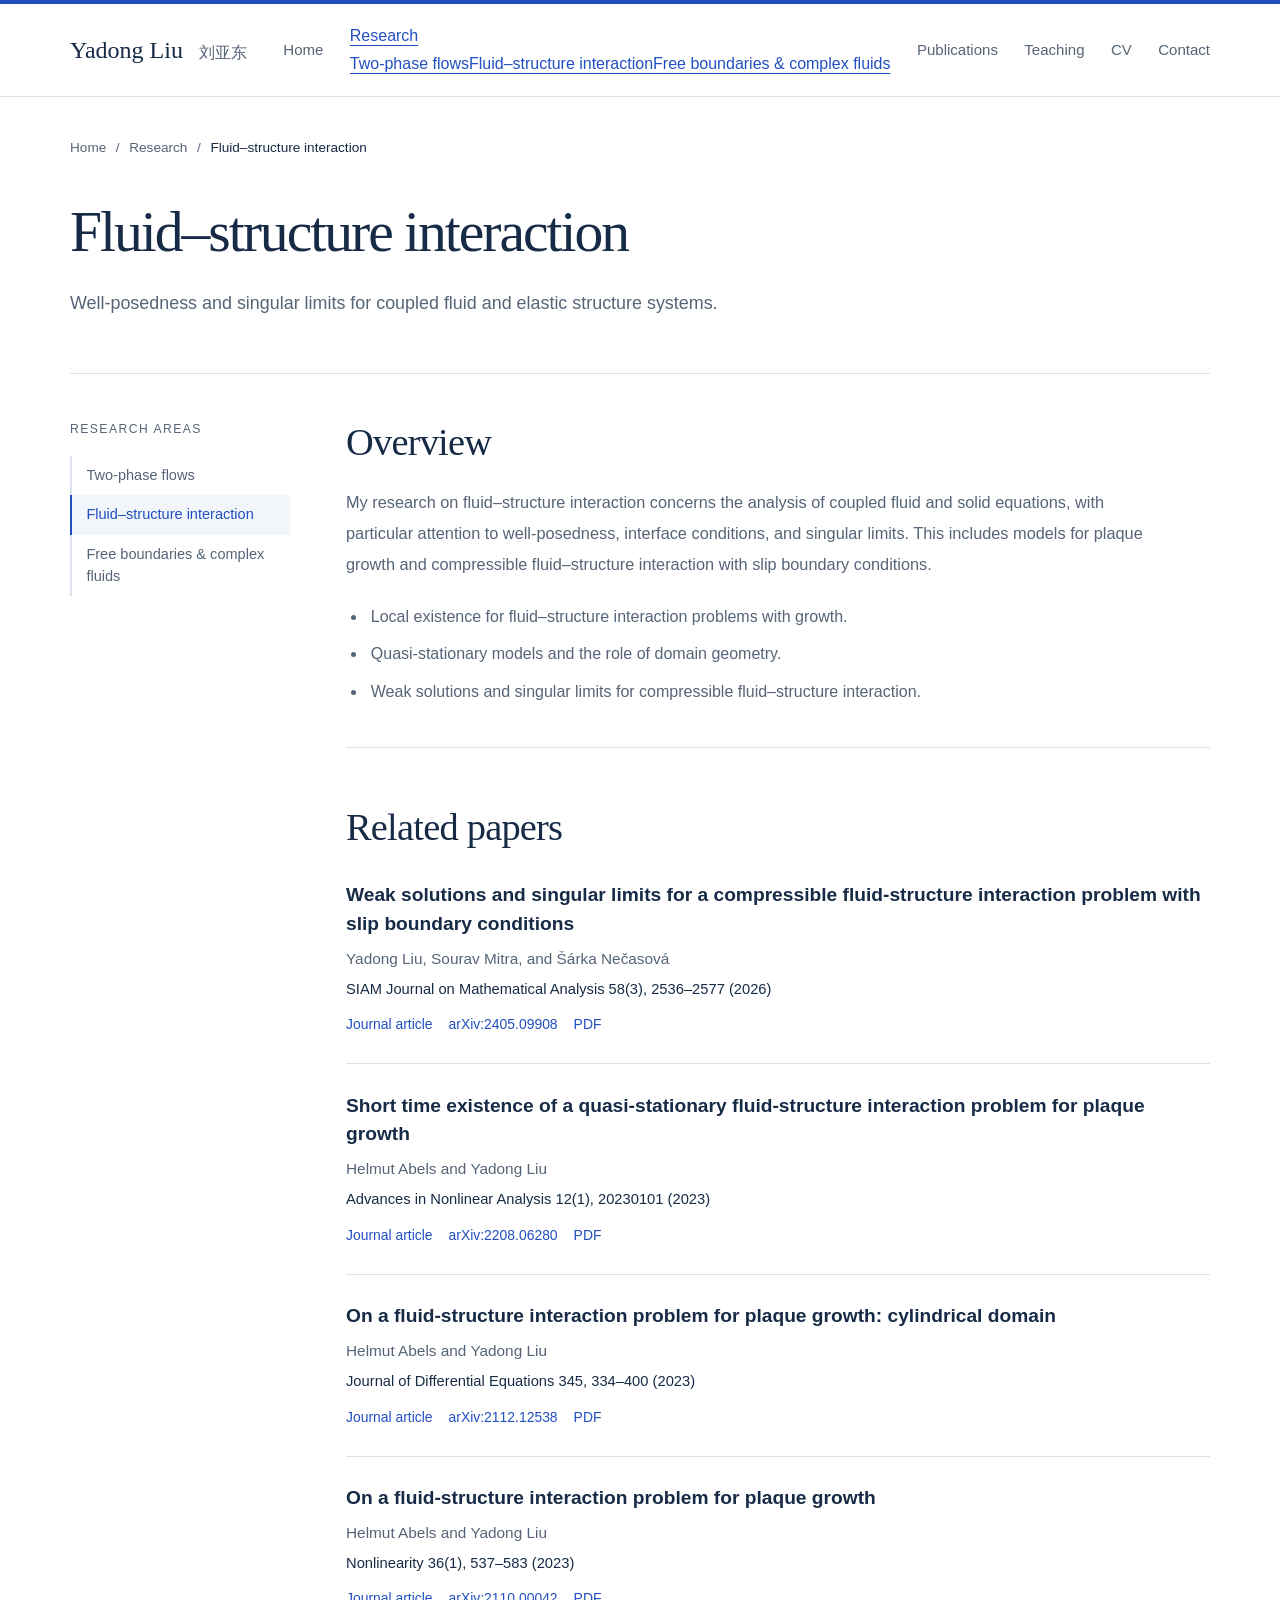
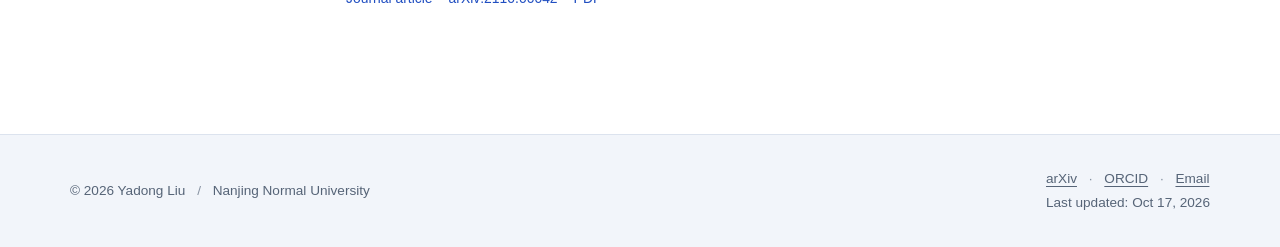
<file: research/fluid-structure-interaction/index.html>
<!doctype html>
<html lang="en">
<head>
<meta charset="utf-8">
<meta name="viewport" content="width=device-width, initial-scale=1">
<meta name="color-scheme" content="light">
<title>Fluid–structure interaction | Yadong Liu</title>
<meta name="description" content="Well-posedness and singular limits for coupled fluid and elastic structure systems.">
<meta name="author" content="Yadong Liu">
<meta property="og:type" content="website">
<meta property="og:title" content="Fluid–structure interaction | Yadong Liu">
<meta property="og:description" content="Well-posedness and singular limits for coupled fluid and elastic structure systems.">
<link rel="icon" href="../../assets/favicon.svg" type="image/svg+xml">
<link rel="stylesheet" href="../../assets/style.css">
<script src="../../assets/site.js" defer></script>

</head>
<body>
<a class="skip-link" href="#main">Skip to content</a>
<header class="site-header"><div class="container header-inner">
<a href="../../index.html" class="brand">Yadong Liu <span lang="zh-Hans">刘亚东</span></a>
<button class="menu-toggle" type="button" aria-controls="main-navigation" aria-expanded="false" hidden>Menu</button>
<nav class="main-nav" id="main-navigation" aria-label="Main navigation"><a href="../../index.html">Home</a><div class="nav-group"><a href="../index.html" data-active="true">Research</a><div class="nav-submenu"><a href="../two-phase-flows/index.html">Two-phase flows</a><a href="index.html">Fluid–structure interaction</a><a href="../free-boundaries-complex-fluids/index.html">Free boundaries &amp; complex fluids</a></div></div><a href="../../publications/index.html">Publications</a><a href="../../teaching/index.html">Teaching</a><a href="../../cv/index.html">CV</a><a href="../../contact/index.html">Contact</a></nav>
</div></header>
<main id="main" class="container" tabindex="-1"><div class="page-heading"><nav class="breadcrumbs" aria-label="Breadcrumb"><a href="../../index.html">Home</a> <span aria-hidden="true">/</span> <a href="../index.html">Research</a> <span aria-hidden="true">/</span> <span aria-current="page">Fluid–structure interaction</span></nav><h1>Fluid–structure interaction</h1><p class="page-intro">Well-posedness and singular limits for coupled fluid and elastic structure systems.</p></div><div class="reading-layout"><aside class="section-nav" aria-label="Research areas"><p>Research areas</p><a href="../two-phase-flows/index.html">Two-phase flows</a><a href="index.html" aria-current="page">Fluid–structure interaction</a><a href="../free-boundaries-complex-fluids/index.html">Free boundaries &amp; complex fluids</a></aside><div><section class="prose topic-overview"><h2>Overview</h2><p>My research on fluid–structure interaction concerns the analysis of coupled fluid and solid equations, with particular attention to well-posedness, interface conditions, and singular limits. This includes models for plaque growth and compressible fluid–structure interaction with slip boundary conditions.</p><ul class="topic-questions"><li>Local existence for fluid–structure interaction problems with growth.</li><li>Quasi-stationary models and the role of domain geometry.</li><li>Weak solutions and singular limits for compressible fluid–structure interaction.</li></ul></section><section class="content-section"><div class="section-heading"><h2>Related papers</h2></div><div><article class="publication" id="paper-2405.09908"><h3><a href="https://arxiv.org/abs/2405.09908">Weak solutions and singular limits for a compressible fluid-structure interaction problem with slip boundary conditions</a></h3><p class="authors">Yadong Liu, Sourav Mitra, and Šárka Nečasová</p><p class="venue">SIAM Journal on Mathematical Analysis 58(3), 2536–2577 (2026)</p><div class="paper-links"><a href="https://doi.org/10.1137/25M1736827">Journal article</a><a href="https://arxiv.org/abs/2405.09908">arXiv:2405.09908</a><a href="https://arxiv.org/pdf/2405.09908" aria-label="PDF of Weak solutions and singular limits for a compressible fluid-structure interaction problem with slip boundary conditions">PDF</a></div></article><article class="publication" id="paper-2208.06280"><h3><a href="https://arxiv.org/abs/2208.06280">Short time existence of a quasi-stationary fluid-structure interaction problem for plaque growth</a></h3><p class="authors">Helmut Abels and Yadong Liu</p><p class="venue">Advances in Nonlinear Analysis 12(1), 20230101 (2023)</p><div class="paper-links"><a href="https://doi.org/10.1515/anona-2023-0101">Journal article</a><a href="https://arxiv.org/abs/2208.06280">arXiv:2208.06280</a><a href="https://arxiv.org/pdf/2208.06280" aria-label="PDF of Short time existence of a quasi-stationary fluid-structure interaction problem for plaque growth">PDF</a></div></article><article class="publication" id="paper-2112.12538"><h3><a href="https://arxiv.org/abs/2112.12538">On a fluid-structure interaction problem for plaque growth: cylindrical domain</a></h3><p class="authors">Helmut Abels and Yadong Liu</p><p class="venue">Journal of Differential Equations 345, 334–400 (2023)</p><div class="paper-links"><a href="https://doi.org/10.1016/j.jde.2022.11.046">Journal article</a><a href="https://arxiv.org/abs/2112.12538">arXiv:2112.12538</a><a href="https://arxiv.org/pdf/2112.12538" aria-label="PDF of On a fluid-structure interaction problem for plaque growth: cylindrical domain">PDF</a></div></article><article class="publication" id="paper-2110.00042"><h3><a href="https://arxiv.org/abs/2110.00042">On a fluid-structure interaction problem for plaque growth</a></h3><p class="authors">Helmut Abels and Yadong Liu</p><p class="venue">Nonlinearity 36(1), 537–583 (2023)</p><div class="paper-links"><a href="https://doi.org/10.1088/1361-6544/aca5e1">Journal article</a><a href="https://arxiv.org/abs/2110.00042">arXiv:2110.00042</a><a href="https://arxiv.org/pdf/2110.00042" aria-label="PDF of On a fluid-structure interaction problem for plaque growth">PDF</a></div></article></div></section></div></div></main>
<footer class="site-footer"><div class="container footer-inner"><div>© 2026 Yadong Liu <span class="footer-divider">/</span> Nanjing Normal University</div><div><a href="https://arxiv.org/a/liu_y_23.html">arXiv</a> <span class="footer-divider">·</span> <a href="https://orcid.org/0000-0003-3636-9523">ORCID</a> <span class="footer-divider">·</span> <a href="mailto:ydliu@njnu.edu.cn">Email</a><br>Last updated: Oct 17, 2026</div></div></footer>
</body>
</html>
</file>
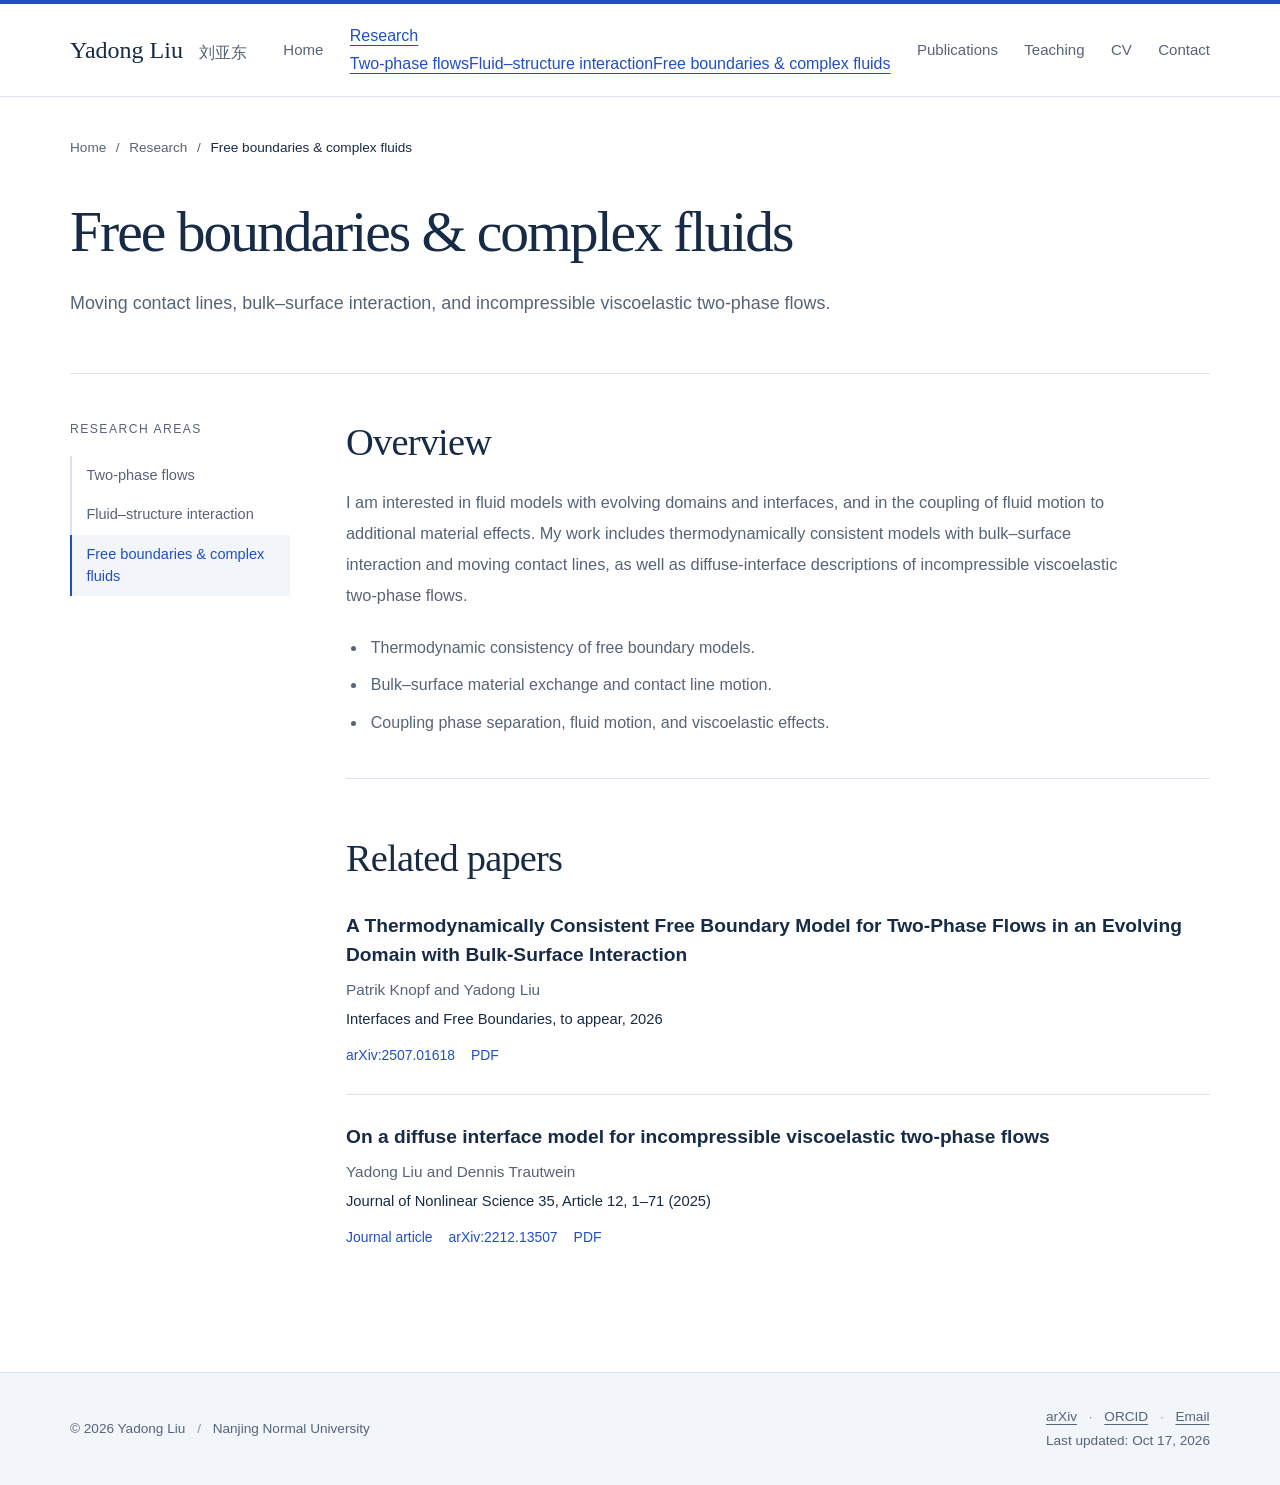
<file: research/free-boundaries-complex-fluids/index.html>
<!doctype html>
<html lang="en">
<head>
<meta charset="utf-8">
<meta name="viewport" content="width=device-width, initial-scale=1">
<meta name="color-scheme" content="light">
<title>Free boundaries &amp; complex fluids | Yadong Liu</title>
<meta name="description" content="Moving contact lines, bulk–surface interaction, and incompressible viscoelastic two-phase flows.">
<meta name="author" content="Yadong Liu">
<meta property="og:type" content="website">
<meta property="og:title" content="Free boundaries &amp; complex fluids | Yadong Liu">
<meta property="og:description" content="Moving contact lines, bulk–surface interaction, and incompressible viscoelastic two-phase flows.">
<link rel="icon" href="../../assets/favicon.svg" type="image/svg+xml">
<link rel="stylesheet" href="../../assets/style.css">
<script src="../../assets/site.js" defer></script>

</head>
<body>
<a class="skip-link" href="#main">Skip to content</a>
<header class="site-header"><div class="container header-inner">
<a href="../../index.html" class="brand">Yadong Liu <span lang="zh-Hans">刘亚东</span></a>
<button class="menu-toggle" type="button" aria-controls="main-navigation" aria-expanded="false" hidden>Menu</button>
<nav class="main-nav" id="main-navigation" aria-label="Main navigation"><a href="../../index.html">Home</a><div class="nav-group"><a href="../index.html" data-active="true">Research</a><div class="nav-submenu"><a href="../two-phase-flows/index.html">Two-phase flows</a><a href="../fluid-structure-interaction/index.html">Fluid–structure interaction</a><a href="index.html">Free boundaries &amp; complex fluids</a></div></div><a href="../../publications/index.html">Publications</a><a href="../../teaching/index.html">Teaching</a><a href="../../cv/index.html">CV</a><a href="../../contact/index.html">Contact</a></nav>
</div></header>
<main id="main" class="container" tabindex="-1"><div class="page-heading"><nav class="breadcrumbs" aria-label="Breadcrumb"><a href="../../index.html">Home</a> <span aria-hidden="true">/</span> <a href="../index.html">Research</a> <span aria-hidden="true">/</span> <span aria-current="page">Free boundaries &amp; complex fluids</span></nav><h1>Free boundaries &amp; complex fluids</h1><p class="page-intro">Moving contact lines, bulk–surface interaction, and incompressible viscoelastic two-phase flows.</p></div><div class="reading-layout"><aside class="section-nav" aria-label="Research areas"><p>Research areas</p><a href="../two-phase-flows/index.html">Two-phase flows</a><a href="../fluid-structure-interaction/index.html">Fluid–structure interaction</a><a href="index.html" aria-current="page">Free boundaries &amp; complex fluids</a></aside><div><section class="prose topic-overview"><h2>Overview</h2><p>I am interested in fluid models with evolving domains and interfaces, and in the coupling of fluid motion to additional material effects. My work includes thermodynamically consistent models with bulk–surface interaction and moving contact lines, as well as diffuse-interface descriptions of incompressible viscoelastic two-phase flows.</p><ul class="topic-questions"><li>Thermodynamic consistency of free boundary models.</li><li>Bulk–surface material exchange and contact line motion.</li><li>Coupling phase separation, fluid motion, and viscoelastic effects.</li></ul></section><section class="content-section"><div class="section-heading"><h2>Related papers</h2></div><div><article class="publication" id="paper-2507.01618"><h3><a href="https://arxiv.org/abs/2507.01618">A Thermodynamically Consistent Free Boundary Model for Two-Phase Flows in an Evolving Domain with Bulk-Surface Interaction</a></h3><p class="authors">Patrik Knopf and Yadong Liu</p><p class="venue">Interfaces and Free Boundaries, to appear, 2026</p><div class="paper-links"><a href="https://arxiv.org/abs/2507.01618">arXiv:2507.01618</a><a href="https://arxiv.org/pdf/2507.01618" aria-label="PDF of A Thermodynamically Consistent Free Boundary Model for Two-Phase Flows in an Evolving Domain with Bulk-Surface Interaction">PDF</a></div></article><article class="publication" id="paper-2212.13507"><h3><a href="https://arxiv.org/abs/2212.13507">On a diffuse interface model for incompressible viscoelastic two-phase flows</a></h3><p class="authors">Yadong Liu and Dennis Trautwein</p><p class="venue">Journal of Nonlinear Science 35, Article 12, 1–71 (2025)</p><div class="paper-links"><a href="https://doi.org/10.1007/s00332-024-10103-w">Journal article</a><a href="https://arxiv.org/abs/2212.13507">arXiv:2212.13507</a><a href="https://arxiv.org/pdf/2212.13507" aria-label="PDF of On a diffuse interface model for incompressible viscoelastic two-phase flows">PDF</a></div></article></div></section></div></div></main>
<footer class="site-footer"><div class="container footer-inner"><div>© 2026 Yadong Liu <span class="footer-divider">/</span> Nanjing Normal University</div><div><a href="https://arxiv.org/a/liu_y_23.html">arXiv</a> <span class="footer-divider">·</span> <a href="https://orcid.org/0000-0003-3636-9523">ORCID</a> <span class="footer-divider">·</span> <a href="mailto:ydliu@njnu.edu.cn">Email</a><br>Last updated: Oct 17, 2026</div></div></footer>
</body>
</html>
</file>
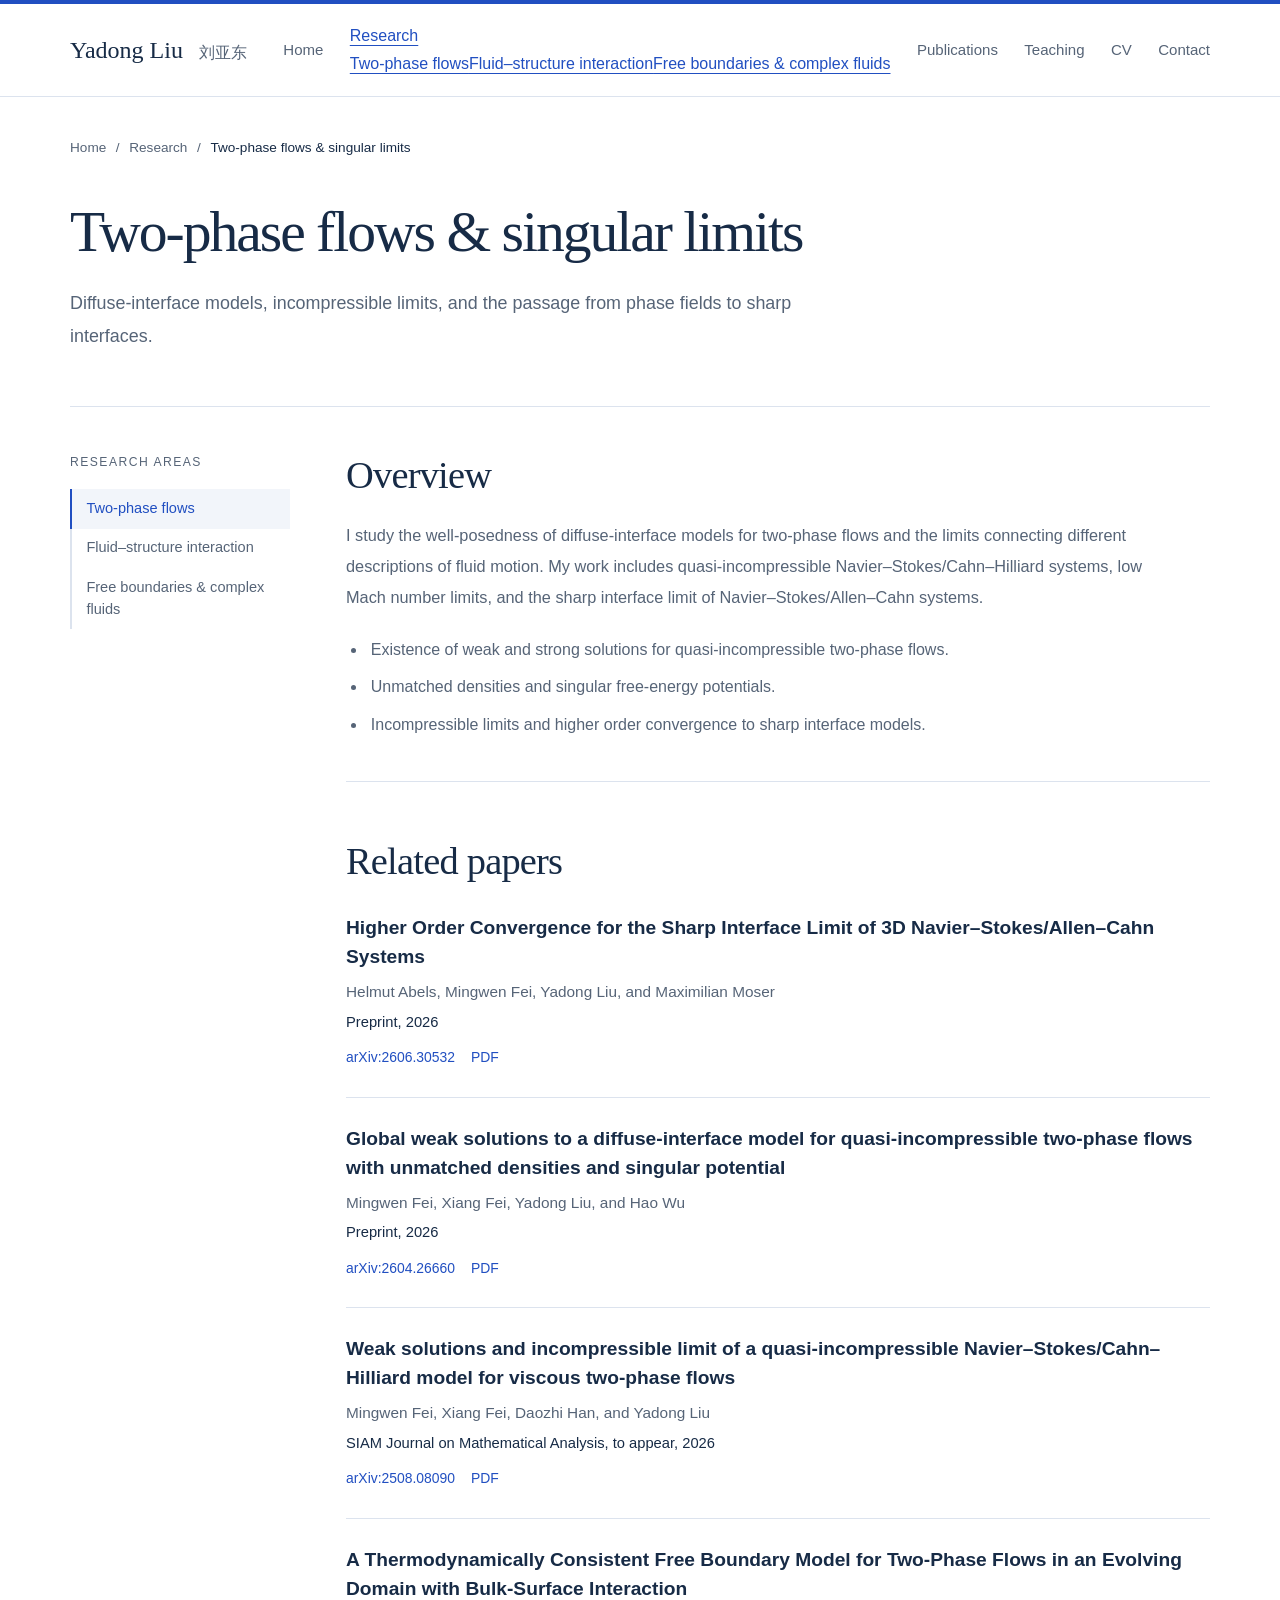
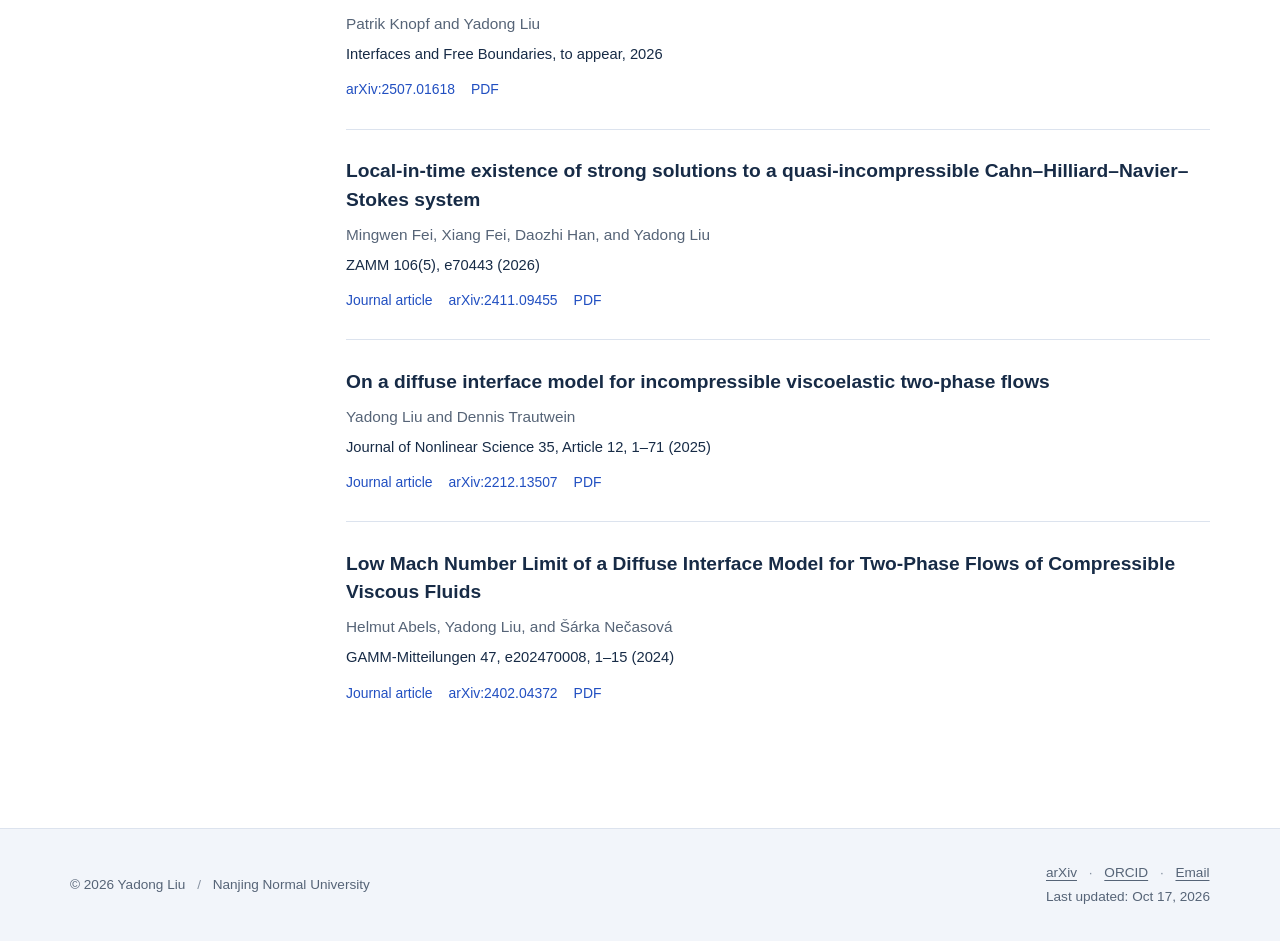
<file: research/two-phase-flows/index.html>
<!doctype html>
<html lang="en">
<head>
<meta charset="utf-8">
<meta name="viewport" content="width=device-width, initial-scale=1">
<meta name="color-scheme" content="light">
<title>Two-phase flows &amp; singular limits | Yadong Liu</title>
<meta name="description" content="Diffuse-interface models, incompressible limits, and the passage from phase fields to sharp interfaces.">
<meta name="author" content="Yadong Liu">
<meta property="og:type" content="website">
<meta property="og:title" content="Two-phase flows &amp; singular limits | Yadong Liu">
<meta property="og:description" content="Diffuse-interface models, incompressible limits, and the passage from phase fields to sharp interfaces.">
<link rel="icon" href="../../assets/favicon.svg" type="image/svg+xml">
<link rel="stylesheet" href="../../assets/style.css">
<script src="../../assets/site.js" defer></script>

</head>
<body>
<a class="skip-link" href="#main">Skip to content</a>
<header class="site-header"><div class="container header-inner">
<a href="../../index.html" class="brand">Yadong Liu <span lang="zh-Hans">刘亚东</span></a>
<button class="menu-toggle" type="button" aria-controls="main-navigation" aria-expanded="false" hidden>Menu</button>
<nav class="main-nav" id="main-navigation" aria-label="Main navigation"><a href="../../index.html">Home</a><div class="nav-group"><a href="../index.html" data-active="true">Research</a><div class="nav-submenu"><a href="index.html">Two-phase flows</a><a href="../fluid-structure-interaction/index.html">Fluid–structure interaction</a><a href="../free-boundaries-complex-fluids/index.html">Free boundaries &amp; complex fluids</a></div></div><a href="../../publications/index.html">Publications</a><a href="../../teaching/index.html">Teaching</a><a href="../../cv/index.html">CV</a><a href="../../contact/index.html">Contact</a></nav>
</div></header>
<main id="main" class="container" tabindex="-1"><div class="page-heading"><nav class="breadcrumbs" aria-label="Breadcrumb"><a href="../../index.html">Home</a> <span aria-hidden="true">/</span> <a href="../index.html">Research</a> <span aria-hidden="true">/</span> <span aria-current="page">Two-phase flows &amp; singular limits</span></nav><h1>Two-phase flows &amp; singular limits</h1><p class="page-intro">Diffuse-interface models, incompressible limits, and the passage from phase fields to sharp interfaces.</p></div><div class="reading-layout"><aside class="section-nav" aria-label="Research areas"><p>Research areas</p><a href="index.html" aria-current="page">Two-phase flows</a><a href="../fluid-structure-interaction/index.html">Fluid–structure interaction</a><a href="../free-boundaries-complex-fluids/index.html">Free boundaries &amp; complex fluids</a></aside><div><section class="prose topic-overview"><h2>Overview</h2><p>I study the well-posedness of diffuse-interface models for two-phase flows and the limits connecting different descriptions of fluid motion. My work includes quasi-incompressible Navier–Stokes/Cahn–Hilliard systems, low Mach number limits, and the sharp interface limit of Navier–Stokes/Allen–Cahn systems.</p><ul class="topic-questions"><li>Existence of weak and strong solutions for quasi-incompressible two-phase flows.</li><li>Unmatched densities and singular free-energy potentials.</li><li>Incompressible limits and higher order convergence to sharp interface models.</li></ul></section><section class="content-section"><div class="section-heading"><h2>Related papers</h2></div><div><article class="publication" id="paper-2606.30532"><h3><a href="https://arxiv.org/abs/2606.30532">Higher Order Convergence for the Sharp Interface Limit of 3D Navier–Stokes/Allen–Cahn Systems</a></h3><p class="authors">Helmut Abels, Mingwen Fei, Yadong Liu, and Maximilian Moser</p><p class="venue">Preprint, 2026</p><div class="paper-links"><a href="https://arxiv.org/abs/2606.30532">arXiv:2606.30532</a><a href="https://arxiv.org/pdf/2606.30532" aria-label="PDF of Higher Order Convergence for the Sharp Interface Limit of 3D Navier–Stokes/Allen–Cahn Systems">PDF</a></div></article><article class="publication" id="paper-2604.26660"><h3><a href="https://arxiv.org/abs/2604.26660">Global weak solutions to a diffuse-interface model for quasi-incompressible two-phase flows with unmatched densities and singular potential</a></h3><p class="authors">Mingwen Fei, Xiang Fei, Yadong Liu, and Hao Wu</p><p class="venue">Preprint, 2026</p><div class="paper-links"><a href="https://arxiv.org/abs/2604.26660">arXiv:2604.26660</a><a href="https://arxiv.org/pdf/2604.26660" aria-label="PDF of Global weak solutions to a diffuse-interface model for quasi-incompressible two-phase flows with unmatched densities and singular potential">PDF</a></div></article><article class="publication" id="paper-2508.08090"><h3><a href="https://arxiv.org/abs/2508.08090">Weak solutions and incompressible limit of a quasi-incompressible Navier–Stokes/Cahn–Hilliard model for viscous two-phase flows</a></h3><p class="authors">Mingwen Fei, Xiang Fei, Daozhi Han, and Yadong Liu</p><p class="venue">SIAM Journal on Mathematical Analysis, to appear, 2026</p><div class="paper-links"><a href="https://arxiv.org/abs/2508.08090">arXiv:2508.08090</a><a href="https://arxiv.org/pdf/2508.08090" aria-label="PDF of Weak solutions and incompressible limit of a quasi-incompressible Navier–Stokes/Cahn–Hilliard model for viscous two-phase flows">PDF</a></div></article><article class="publication" id="paper-2507.01618"><h3><a href="https://arxiv.org/abs/2507.01618">A Thermodynamically Consistent Free Boundary Model for Two-Phase Flows in an Evolving Domain with Bulk-Surface Interaction</a></h3><p class="authors">Patrik Knopf and Yadong Liu</p><p class="venue">Interfaces and Free Boundaries, to appear, 2026</p><div class="paper-links"><a href="https://arxiv.org/abs/2507.01618">arXiv:2507.01618</a><a href="https://arxiv.org/pdf/2507.01618" aria-label="PDF of A Thermodynamically Consistent Free Boundary Model for Two-Phase Flows in an Evolving Domain with Bulk-Surface Interaction">PDF</a></div></article><article class="publication" id="paper-2411.09455"><h3><a href="https://arxiv.org/abs/2411.09455">Local-in-time existence of strong solutions to a quasi-incompressible Cahn–Hilliard–Navier–Stokes system</a></h3><p class="authors">Mingwen Fei, Xiang Fei, Daozhi Han, and Yadong Liu</p><p class="venue">ZAMM 106(5), e70443 (2026)</p><div class="paper-links"><a href="https://doi.org/10.1002/zamm.70443">Journal article</a><a href="https://arxiv.org/abs/2411.09455">arXiv:2411.09455</a><a href="https://arxiv.org/pdf/2411.09455" aria-label="PDF of Local-in-time existence of strong solutions to a quasi-incompressible Cahn–Hilliard–Navier–Stokes system">PDF</a></div></article><article class="publication" id="paper-2212.13507"><h3><a href="https://arxiv.org/abs/2212.13507">On a diffuse interface model for incompressible viscoelastic two-phase flows</a></h3><p class="authors">Yadong Liu and Dennis Trautwein</p><p class="venue">Journal of Nonlinear Science 35, Article 12, 1–71 (2025)</p><div class="paper-links"><a href="https://doi.org/10.1007/s00332-024-10103-w">Journal article</a><a href="https://arxiv.org/abs/2212.13507">arXiv:2212.13507</a><a href="https://arxiv.org/pdf/2212.13507" aria-label="PDF of On a diffuse interface model for incompressible viscoelastic two-phase flows">PDF</a></div></article><article class="publication" id="paper-2402.04372"><h3><a href="https://arxiv.org/abs/2402.04372">Low Mach Number Limit of a Diffuse Interface Model for Two-Phase Flows of Compressible Viscous Fluids</a></h3><p class="authors">Helmut Abels, Yadong Liu, and Šárka Nečasová</p><p class="venue">GAMM-Mitteilungen 47, e202470008, 1–15 (2024)</p><div class="paper-links"><a href="https://doi.org/10.1002/gamm.202470008">Journal article</a><a href="https://arxiv.org/abs/2402.04372">arXiv:2402.04372</a><a href="https://arxiv.org/pdf/2402.04372" aria-label="PDF of Low Mach Number Limit of a Diffuse Interface Model for Two-Phase Flows of Compressible Viscous Fluids">PDF</a></div></article></div></section></div></div></main>
<footer class="site-footer"><div class="container footer-inner"><div>© 2026 Yadong Liu <span class="footer-divider">/</span> Nanjing Normal University</div><div><a href="https://arxiv.org/a/liu_y_23.html">arXiv</a> <span class="footer-divider">·</span> <a href="https://orcid.org/0000-0003-3636-9523">ORCID</a> <span class="footer-divider">·</span> <a href="mailto:ydliu@njnu.edu.cn">Email</a><br>Last updated: Oct 17, 2026</div></div></footer>
</body>
</html>
</file>
<file: assets/style.css>
/* Colors and typefaces */
:root {
  --ink: #172b46;
  --muted: #566477;
  --blue: #214fc1;
  --line: #dce3ee;
  --paper: #fff;
  --wash: #f2f5fa;
  --serif: Georgia,'Times New Roman','Noto Serif SC',serif;
  --sans: Inter,-apple-system,BlinkMacSystemFont,'Segoe UI',Arial,sans-serif;
}

/* Base elements and accessible focus styles */
* {
  box-sizing: border-box;
}

html {
  scroll-behavior: smooth;
  scroll-padding-top: 7rem;
}

body {
  margin: 0;
  color: var(--ink);
  background: var(--paper);
  font-family: var(--sans);
  font-size: 1rem;
  line-height: 1.75;
  -webkit-font-smoothing: antialiased;
}

a {
  color: var(--blue);
  text-underline-offset: .22em;
}

a:hover {
  text-decoration-thickness: 2px;
}

a:focus-visible,
button:focus-visible,
summary:focus-visible {
  outline: 3px solid var(--blue);
  outline-offset: 5px;
}

img {
  display: block;
  max-width: 100%;
}

h1,
h2,
h3,
p {
  margin: 0;
}

h1,
h2,
h3 {
  line-height: 1.2;
}

h1,
h2 {
  font-family: var(--serif);
  font-weight: 400;
}

h1 {
  font-size: clamp(2.7rem,5vw,4.6rem);
  letter-spacing: -.035em;
}

h2 {
  font-size: clamp(1.9rem,3vw,2.6rem);
  letter-spacing: -.02em;
}

h3 {
  font-size: 1.2rem;
  line-height: 1.5;
  font-weight: 600;
}

p+p {
  margin-top: 1rem;
}

.container {
  width: min(1140px,calc(100% - 6rem));
  margin-inline: auto;
}

.skip-link {
  position: absolute;
  left: 1rem;
  top: -5rem;
  background: var(--ink);
  color: white;
  padding: .5rem 1rem;
  z-index: 20;
}

.skip-link:focus {
  top: 1rem;
}

/* Header and primary navigation */
.site-header {
  border-top: 4px solid var(--blue);
  border-bottom: 1px solid var(--line);
  background: white;
}

.header-inner {
  display: flex;
  align-items: center;
  justify-content: space-between;
  min-height: 92px;
  gap: 2rem;
}

.brand {
  color: var(--ink);
  font-family: var(--serif);
  font-size: 1.5rem;
  text-decoration: none;
  white-space: nowrap;
}

.brand span {
  font-size: 1rem;
  color: var(--muted);
  margin-left: .65rem;
}

.main-nav {
  display: flex;
  align-items: center;
  gap: 1.65rem;
}

.main-nav>a {
  color: var(--muted);
  text-decoration: none;
  font-size: .94rem;
  padding: 1.8rem 0;
}

.main-nav [aria-current=page],
.main-nav [data-active=true] {
  color: var(--blue);
}

.menu-toggle {
  display: none;
}

/* Home introduction and small portrait */
.eyebrow {
  text-transform: uppercase;
  letter-spacing: .14em;
  font-size: .78rem;
  color: var(--blue);
  font-weight: 600;
  margin-bottom: 1.1rem;
}

.home-intro {
  display: grid;
  grid-template-columns: minmax(0,1fr) 180px;
  gap: 3rem;
  padding: 5rem 0 4rem;
  align-items: center;
}

.name-chinese {
  font-size: 1.65rem;
  letter-spacing: .12em;
  color: var(--muted);
  margin-left: .7rem;
  white-space: nowrap;
}

.position {
  font-size: 1.12rem;
  margin-top: 1.1rem;
  color: var(--ink);
}

.affiliation {
  color: var(--muted);
  font-size: 1rem;
  margin-top: .2rem;
}

.intro-description {
  margin-top: 1.8rem;
  max-width: 580px;
  font-size: 1.11rem;
  line-height: 1.9;
}

.inline-links {
  display: flex;
  gap: 1.4rem;
  flex-wrap: wrap;
  margin-top: 1.65rem;
  font-size: .94rem;
}

.inline-links a {
  text-decoration: none;
  border-bottom: 1px solid #214fc140;
}

.portrait {
  margin: 0;
  width: 180px;
  max-width: 100%;
}

.portrait img {
  width: 100%;
  height: auto;
  aspect-ratio: 860 / 959;
  object-fit: cover;
  object-position: center 44%;
}

.portrait figcaption {
  font-size: .78rem;
  color: var(--muted);
  margin-top: .65rem;
}

.portrait figcaption a {
  color: inherit;
}

/* Research cards and publication entries */
.content-section {
  padding: 3.5rem 0;
  border-top: 1px solid var(--line);
}

.section-heading {
  display: flex;
  justify-content: space-between;
  align-items: baseline;
  gap: 1.5rem;
  margin-bottom: 1.9rem;
}

.section-heading>a {
  font-size: .9rem;
  white-space: nowrap;
}

.research-grid {
  display: grid;
  grid-template-columns: repeat(3,1fr);
  gap: 2.6rem;
}

.research-item {
  border-top: 3px solid var(--blue);
  padding-top: 1.2rem;
}

.research-item h3 a {
  color: var(--ink);
  text-decoration: none;
}

.research-item h3 a:hover {
  color: var(--blue);
}

.research-item p {
  color: var(--muted);
  font-size: .98rem;
  margin-top: .75rem;
}

.research-item .index {
  color: var(--blue);
  font-size: .8rem;
  margin-bottom: 1rem;
}

.publication {
  padding: 1.7rem 0;
  border-top: 1px solid var(--line);
}

.publication:first-child {
  border-top: 0;
  padding-top: 0;
}

.publication h3 a {
  color: var(--ink);
  text-decoration: none;
}

.publication h3 a:hover {
  color: var(--blue);
}

.publication .authors {
  color: var(--muted);
  margin-top: .45rem;
  font-size: .96rem;
}

.publication .venue {
  font-size: .92rem;
  margin-top: .25rem;
}

.publication .paper-links {
  display: flex;
  flex-wrap: wrap;
  gap: 1rem;
  margin-top: .6rem;
  font-size: .87rem;
}

.paper-links a {
  text-decoration: none;
}

.home-bottom {
  display: grid;
  grid-template-columns: 1.4fr 1fr;
  gap: 5rem;
}

.home-bottom h2 {
  font-size: 2rem;
  margin-bottom: 1.3rem;
}

.home-bottom p {
  color: var(--muted);
}

.contact-lines {
  font-style: normal;
  color: var(--muted);
}

/* Shared footer */
.site-footer {
  padding: 2rem 0;
  background: var(--wash);
  border-top: 1px solid var(--line);
  margin-top: 2.5rem;
}

.footer-inner {
  display: flex;
  justify-content: space-between;
  align-items: center;
  gap: 2rem;
  font-size: .85rem;
  color: var(--muted);
}

.footer-inner a {
  color: var(--muted);
}

/* Tablet layouts */
@media (max-width: 980px) {
  .container {
    width: calc(100% - 3rem);
  }

  .header-inner {
    gap: 1rem;
  }

  .main-nav {
    gap: 1.1rem;
  }

  .home-intro {
    gap: 2.5rem;
    padding-top: 3.5rem;
  }

  .name-chinese {
    display: block;
    margin: 1rem 0 0;
  }

  .research-grid {
    gap: 1.5rem;
  }

  .brand span {
    display: none;
  }

}

/* Mobile layouts */
@media (max-width: 700px) {
  .container {
    width: calc(100% - 2.5rem);
  }

  .header-inner {
    min-height: 76px;
    flex-wrap: wrap;
  }

  .brand {
    font-size: 1.45rem;
  }

  .menu-toggle {
    display: block;
    font: inherit;
    font-size: .9rem;
    background: transparent;
    border: 1px solid var(--line);
    border-radius: 3px;
    color: var(--ink);
    padding: .45rem .8rem;
  }

  .main-nav {
    width: 100%;
    display: flex;
    flex-wrap: wrap;
    gap: 0;
    align-items: flex-start;
    padding-bottom: 1rem;
  }

  .main-nav>a {
    width: 50%;
  }

  .main-nav>a {
    display: block;
    padding: .55rem 0;
  }

  .js .main-nav {
    display: none;
  }

  .js .main-nav.is-open {
    display: flex;
  }

  .home-intro {
    grid-template-columns: 1fr;
    gap: 2rem;
    padding: 2.8rem 0;
  }

  .home-intro .portrait {
    max-width: 180px;
    width: 100%;
  }

  .name-chinese {
    display: inline-block;
    font-size: 1.3rem;
    margin-left: .5rem;
  }

  .intro-description {
    font-size: 1.05rem;
  }

  .research-grid,
  .home-bottom {
    grid-template-columns: 1fr;
    gap: 1.9rem;
  }

  /* Research cards and publication entries */
.content-section {
    padding: 2.5rem 0;
  }

  .section-heading {
    align-items: flex-start;
    flex-wrap: wrap;
    gap: .6rem;
  }

  .footer-inner {
    align-items: flex-start;
    flex-direction: column;
    gap: .5rem;
  }

  .publication h3 {
    font-size: 1.1rem;
  }

}

/* Reduced motion preference */
@media (prefers-reduced-motion: reduce) {
  html {
    scroll-behavior: auto;
  }

}

/* Interior pages and section navigation */
.page-heading {
  padding: 2.5rem 0 3.3rem;
  max-width: 960px;
}

.breadcrumbs {
  display: flex;
  flex-wrap: wrap;
  gap: .6rem;
  font-size: .85rem;
  color: var(--muted);
  margin-bottom: 2.4rem;
  line-height: 1.6;
}

.breadcrumbs a {
  color: var(--muted);
  text-decoration: none;
}

.breadcrumbs a:hover {
  color: var(--blue);
}

.breadcrumbs [aria-current=page] {
  color: var(--ink);
}

.page-heading h1 {
  font-size: clamp(2.5rem,4.5vw,3.9rem);
}

.page-intro {
  margin-top: 1.3rem;
  font-size: 1.12rem;
  color: var(--muted);
  max-width: 780px;
  line-height: 1.85;
}

.prose {
  max-width: 800px;
}

.prose h2 {
  margin-bottom: 1.4rem;
}

.prose h3 {
  margin: 1.5rem 0 .65rem;
}

.prose p {
  color: var(--muted);
  font-size: 1.02rem;
  line-height: 1.9;
}

.reading-layout,
.publication-layout {
  display: grid;
  grid-template-columns: 220px minmax(0,1fr);
  gap: 3.5rem;
  border-top: 1px solid var(--line);
  padding-top: 2.8rem;
}

.section-nav {
  align-self: start;
  position: sticky;
  top: 2rem;
  font-size: .91rem;
}

.section-nav>p {
  font-size: .76rem;
  letter-spacing: .12em;
  text-transform: uppercase;
  color: var(--muted);
  margin-bottom: 1rem;
}

.section-nav a {
  display: block;
  padding: .55rem .9rem;
  border-left: 2px solid var(--line);
  color: var(--muted);
  text-decoration: none;
  line-height: 1.5;
}

.section-nav a:hover,
.section-nav a[aria-current=page] {
  color: var(--blue);
  background: var(--wash);
  border-color: var(--blue);
}

.sidebar-rule {
  height: 1rem;
}

.topic-overview {
  padding-bottom: 2rem;
}

.research-links {
  margin-top: -1rem;
  margin-bottom: 2.5rem;
}

.topic-questions {
  margin: 1.4rem 0 0;
  padding-left: 1.3rem;
  color: var(--muted);
}

.topic-questions li {
  margin: .6rem 0;
  padding-left: .25rem;
}

.publication-section {
  margin-bottom: 3.5rem;
  scroll-margin-top: 2rem;
}

.publication-section>.section-heading {
  padding-bottom: 1.15rem;
  border-bottom: 1px solid var(--line);
  margin-bottom: 1.5rem;
}

.section-meta {
  color: var(--muted);
  font-size: .85rem;
}

.publication-layout .publication h3 {
  font-size: 1.15rem;
}

/* Teaching and CV timelines */
.timeline-row {
  display: grid;
  grid-template-columns: 220px minmax(0,1fr);
  gap: 2.2rem;
  padding: 1.6rem 0;
  border-top: 1px solid var(--line);
}

.timeline-row:first-child {
  border: 0;
  padding-top: 0;
}

.timeline-date {
  font-size: .91rem;
  color: var(--muted);
  padding-top: .2rem;
  font-variant-numeric: tabular-nums;
}

.timeline-row p {
  color: var(--muted);
  margin-top: .3rem;
}

.timeline-row .row-note {
  font-size: .92rem;
  margin-top: .5rem;
}

.course+.course {
  margin-top: 1.1rem;
}

.course p a {
  color: var(--muted);
}

.cv-download {
  margin: -1.8rem 0 2.6rem;
}

.button-link {
  display: inline-block;
  background: var(--blue);
  color: white;
  padding: .6rem 1rem;
  text-decoration: none;
  font-size: .92rem;
}

.button-link:hover {
  background: #163e9f;
}

.cv-section {
  padding-bottom: 3rem;
  scroll-margin-top: 2rem;
}

.cv-section /* Teaching and CV timelines */
.timeline-row {
  grid-template-columns: 180px minmax(0,1fr);
  gap: 1.6rem;
}

.cv-section+.cv-section {
  border-top: 1px solid var(--line);
  padding-top: 2.8rem;
}

/* Contact page */
.contact-grid {
  display: grid;
  grid-template-columns: 1.3fr 1fr;
  gap: 6rem;
}

.email-large {
  font-family: var(--serif);
  font-size: clamp(1.7rem,3vw,2.4rem);
  text-decoration: none;
  overflow-wrap: anywhere;
}

.contact-block {
  margin-top: 2.4rem;
}

.contact-block h2 {
  font-size: 1.7rem;
  margin-bottom: 1rem;
}

.contact-block p,
.contact-block address {
  font-style: normal;
  color: var(--muted);
}

.contact-profiles {
  padding: 2rem 2.3rem;
  background: var(--wash);
  align-self: start;
  border-top: 3px solid var(--blue);
}

.contact-profiles h2 {
  font-size: 1.8rem;
  margin-bottom: 1.6rem;
}

.profile-link {
  display: block;
  text-decoration: none;
  padding: 1rem 0;
  border-top: 1px solid var(--line);
}

.profile-link span {
  font-weight: 600;
  font-size: 1rem;
}

.profile-link small {
  display: block;
  color: var(--muted);
  font-size: .85rem;
  margin-top: .1rem;
}

.office-note {
  margin-top: 1rem;
}

.footer-divider {
  padding: 0 .5rem;
  color: #8893a2;
}

main:focus {
  outline: none;
}

[hidden] {
  display: none!important;
}

/* Tablet layouts */
@media (max-width: 980px) {
  .reading-layout,
  .publication-layout {
    grid-template-columns: 170px minmax(0,1fr);
    gap: 2rem;
  }

  .cv-section /* Teaching and CV timelines */
.timeline-row {
    grid-template-columns: 1fr;
    gap: .6rem;
  }

  /* Contact page */
.contact-grid {
    gap: 3rem;
  }

  /* Teaching and CV timelines */
.timeline-row {
    grid-template-columns: 170px minmax(0,1fr);
  }

}

/* Mobile layouts */
@media (max-width: 700px) {
  /* Interior pages and section navigation */
.page-heading {
    padding: 1.7rem 0 2.5rem;
  }

  .breadcrumbs {
    margin-bottom: 1.7rem;
    font-size: .81rem;
  }

  .page-intro {
    font-size: 1.05rem;
  }

  .reading-layout,
  .publication-layout {
    grid-template-columns: 1fr;
    gap: 2rem;
    padding-top: 1.8rem;
  }

  .section-nav {
    position: static;
    display: flex;
    flex-wrap: wrap;
    gap: .3rem .6rem;
  }

  .section-nav>p {
    width: 100%;
    margin-bottom: .5rem;
  }

  .section-nav a {
    padding: .35rem .6rem;
    font-size: .86rem;
  }

  .sidebar-rule {
    display: none;
  }

  .timeline-row,
  .cv-section /* Teaching and CV timelines */
.timeline-row {
    grid-template-columns: 1fr;
    gap: .65rem;
  }

  /* Contact page */
.contact-grid {
    grid-template-columns: 1fr;
    gap: 2.4rem;
  }

  .contact-profiles {
    padding: 1.7rem;
  }

  .publication-section {
    margin-bottom: 2.5rem;
  }

  .cv-download {
    margin-top: -1.2rem;
  }

}

/* Printing */
@media print {
  .site-header,
  .site-footer,
  .section-nav,
  .skip-link,
  .inline-links,
  .paper-links,
  .cv-download {
    display: none;
  }

  .container {
    width: 100%;
  }

  /* Interior pages and section navigation */
.page-heading {
    padding: 1rem 0;
  }

  .breadcrumbs {
    display: none;
  }

  .reading-layout,
  .publication-layout {
    display: block;
    border: 0;
    padding: 0;
  }

  .home-intro {
    padding: 1rem 0;
    gap: 2rem;
  }

  .portrait {
    max-width: 180px;
  }

  .publication,
  .timeline-row,
  .research-item {
    break-inside: avoid;
  }

  a {
    color: inherit;
    text-decoration: none;
  }

  h1 {
    font-size: 30pt;
  }

  h2 {
    font-size: 22pt;
  }

  body {
    font-size: 11pt;
  }

  .contact-profiles {
    background: none;
  }

  .cv-section {
    padding-bottom: 1rem;
  }

  .publication-section {
    margin-bottom: 1.5rem;
  }

}
</file>
